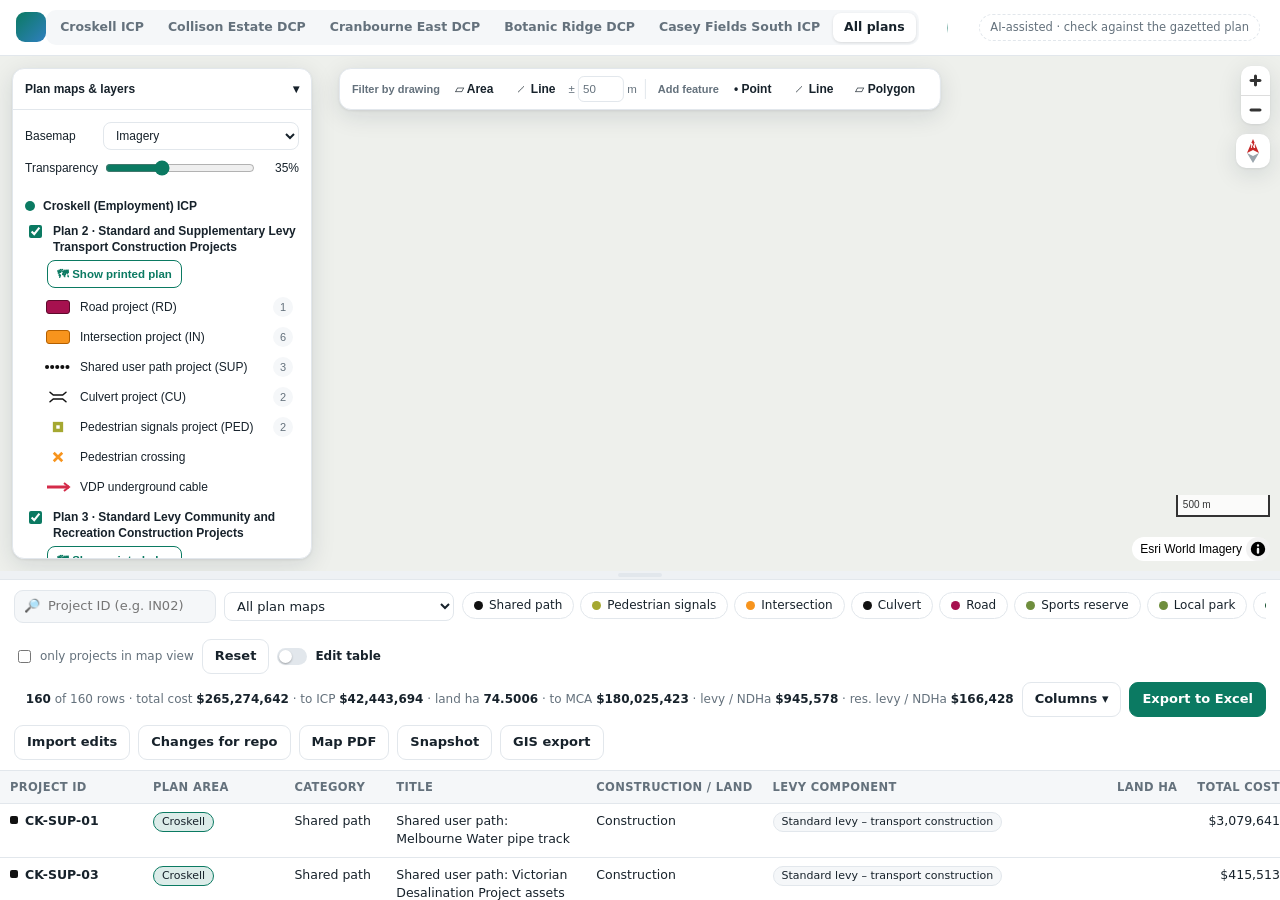
<file: index.html>
<!doctype html>
<html lang="en"><head><meta charset="utf-8"><meta name="viewport" content="width=device-width, initial-scale=1">
<title>Casey Fields Boulevard Plans</title>
<link rel="stylesheet" href="common/vendor/maplibre-gl.css"><link rel="stylesheet" href="common/viewer.css">
</head><body>
<script src="common/vendor/maplibre-gl.js"></script><script src="common/vendor/glyphs.js"></script><script src="common/vendor/xlsx.full.min.js"></script><script src="common/vendor/turf.min.js"></script>
<script src="croskell/data.js"></script><script src="collison/data.js"></script><script src="cranbourneeast/data.js"></script><script src="botanicridge/data.js"></script><script src="caseyfieldssouth/data.js"></script><script src="common/viewer.js"></script>
</body></html>
</file>
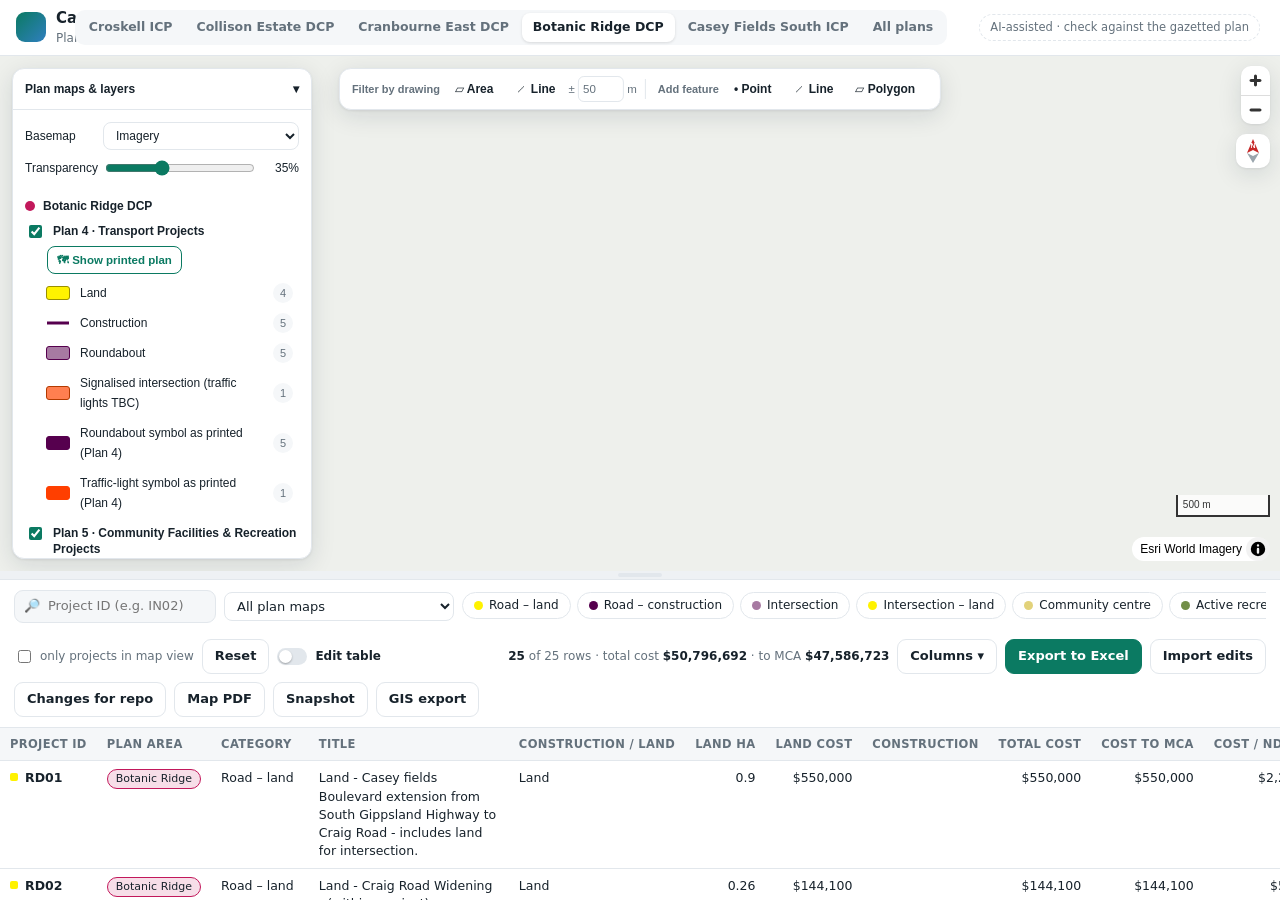
<file: botanic-ridge.html>
<!doctype html>
<html lang="en"><head><meta charset="utf-8"><meta name="viewport" content="width=device-width, initial-scale=1">
<title>Botanic Ridge DCP</title>
<link rel="stylesheet" href="common/vendor/maplibre-gl.css"><link rel="stylesheet" href="common/viewer.css">
</head><body>
<script src="common/vendor/maplibre-gl.js"></script><script src="common/vendor/glyphs.js"></script><script src="common/vendor/xlsx.full.min.js"></script><script src="common/vendor/turf.min.js"></script>
<script src="botanicridge/data.js"></script><script src="common/viewer.js"></script>
</body></html>
</file>
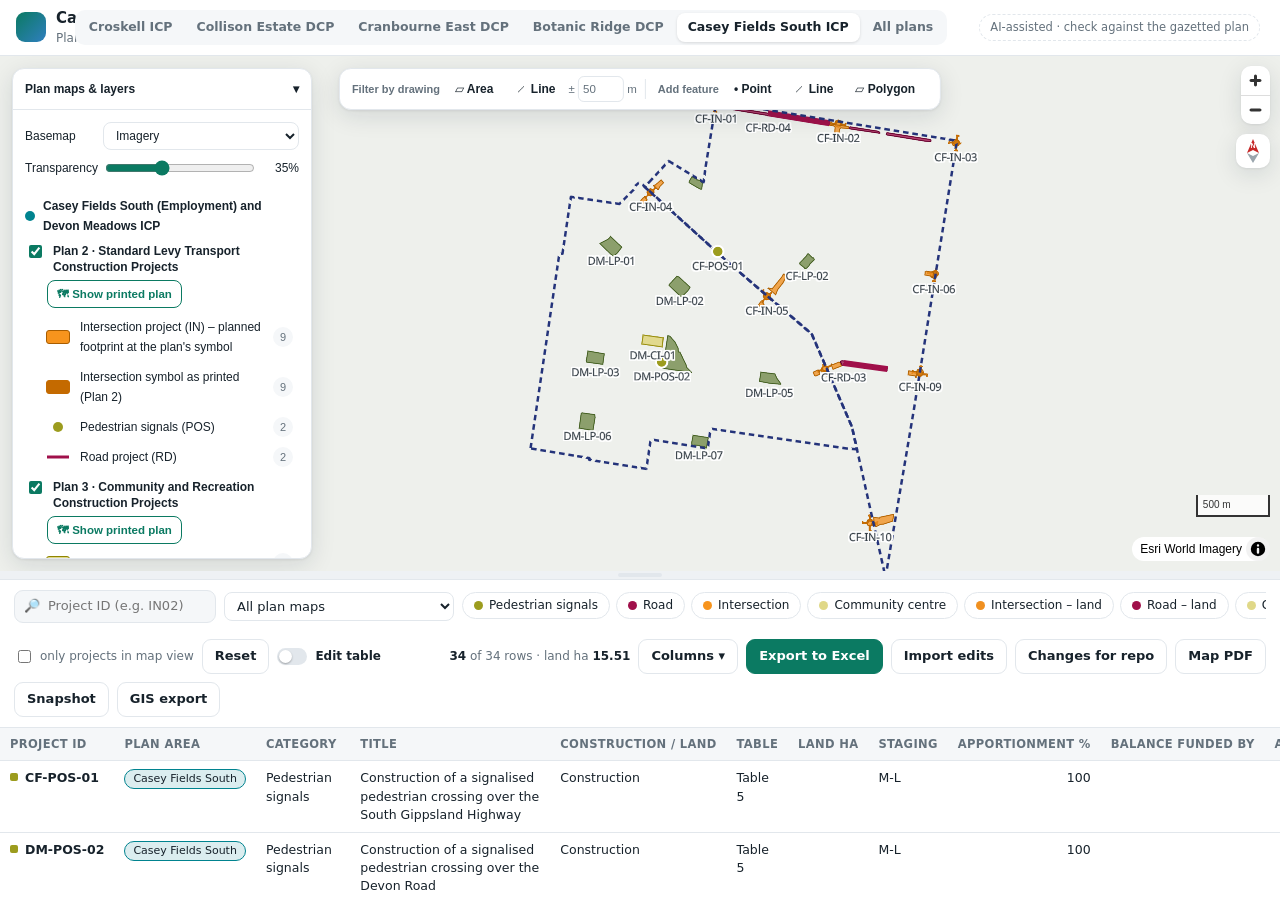
<file: casey-fields-south.html>
<!doctype html>
<html lang="en"><head><meta charset="utf-8"><meta name="viewport" content="width=device-width, initial-scale=1">
<title>Casey Fields South (Employment) and Devon Meadows ICP</title>
<link rel="stylesheet" href="common/vendor/maplibre-gl.css"><link rel="stylesheet" href="common/viewer.css">
</head><body>
<script src="common/vendor/maplibre-gl.js"></script><script src="common/vendor/glyphs.js"></script><script src="common/vendor/xlsx.full.min.js"></script><script src="common/vendor/turf.min.js"></script>
<script src="caseyfieldssouth/data.js"></script><script src="common/viewer.js"></script>
</body></html>
</file>
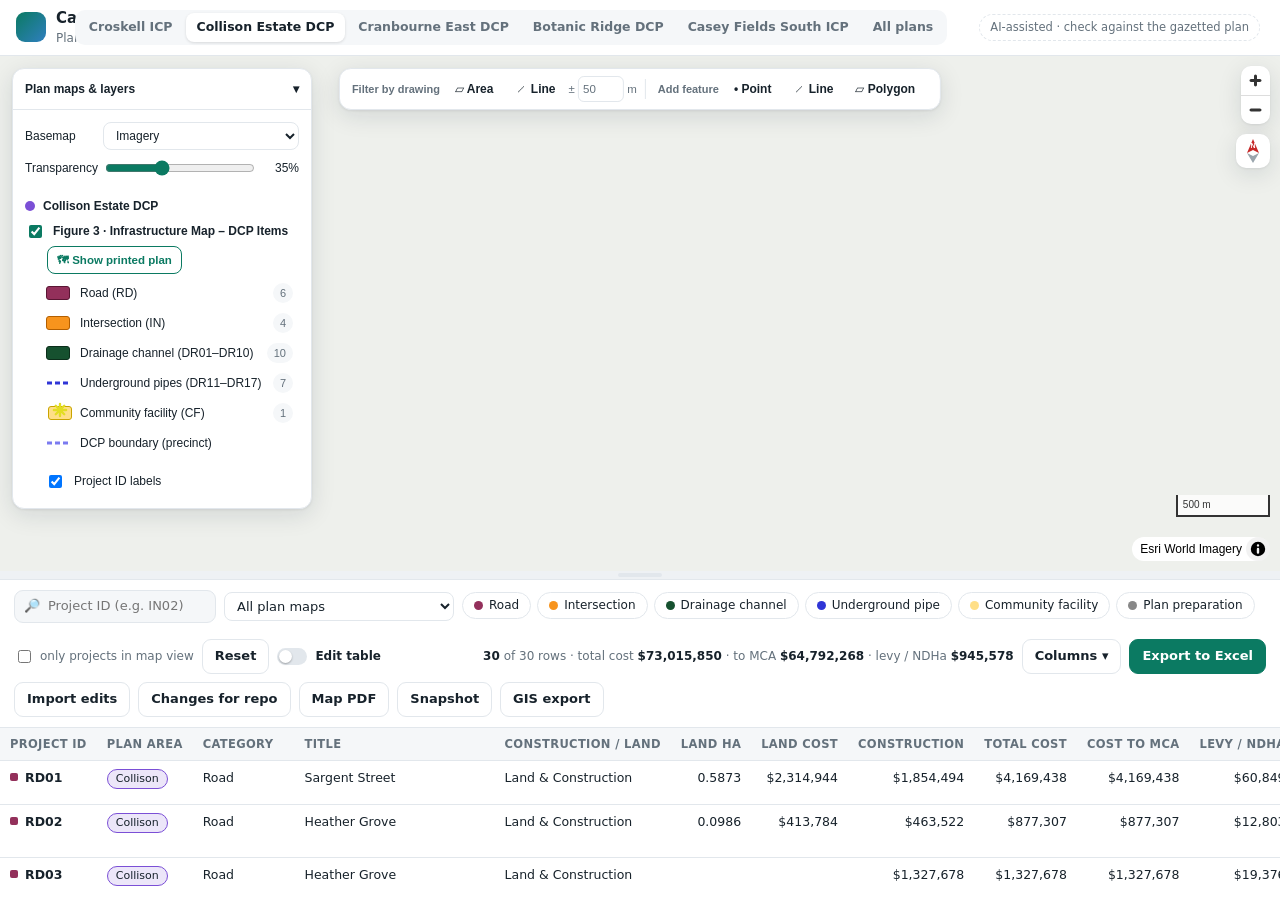
<file: collison.html>
<!doctype html>
<html lang="en"><head><meta charset="utf-8"><meta name="viewport" content="width=device-width, initial-scale=1">
<title>Collison Estate DCP</title>
<link rel="stylesheet" href="common/vendor/maplibre-gl.css"><link rel="stylesheet" href="common/viewer.css">
</head><body>
<script src="common/vendor/maplibre-gl.js"></script><script src="common/vendor/glyphs.js"></script><script src="common/vendor/xlsx.full.min.js"></script><script src="common/vendor/turf.min.js"></script>
<script src="collison/data.js"></script><script src="common/viewer.js"></script>
</body></html>
</file>
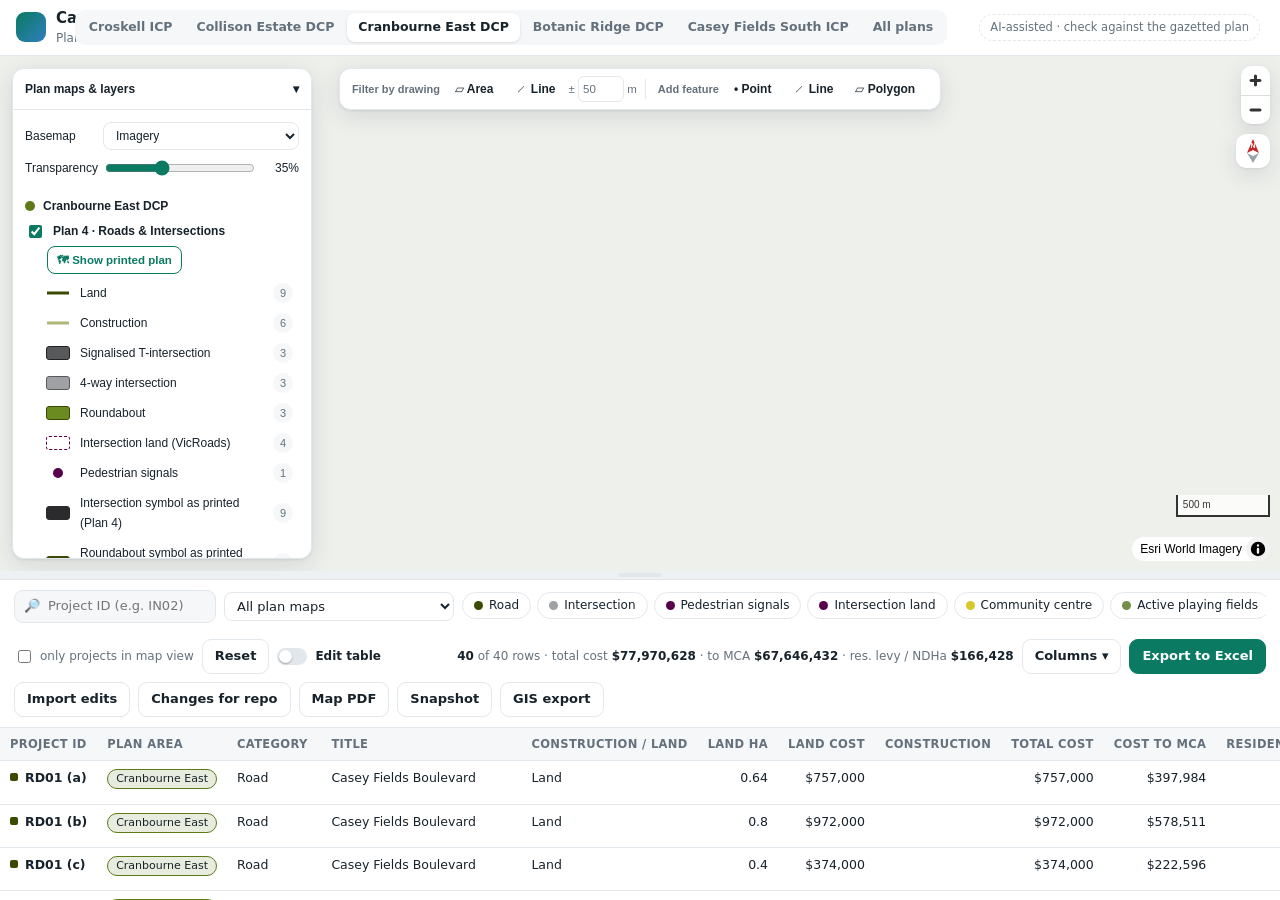
<file: cranbourne-east.html>
<!doctype html>
<html lang="en"><head><meta charset="utf-8"><meta name="viewport" content="width=device-width, initial-scale=1">
<title>Cranbourne East DCP</title>
<link rel="stylesheet" href="common/vendor/maplibre-gl.css"><link rel="stylesheet" href="common/viewer.css">
</head><body>
<script src="common/vendor/maplibre-gl.js"></script><script src="common/vendor/glyphs.js"></script><script src="common/vendor/xlsx.full.min.js"></script><script src="common/vendor/turf.min.js"></script>
<script src="cranbourneeast/data.js"></script><script src="common/viewer.js"></script>
</body></html>
</file>
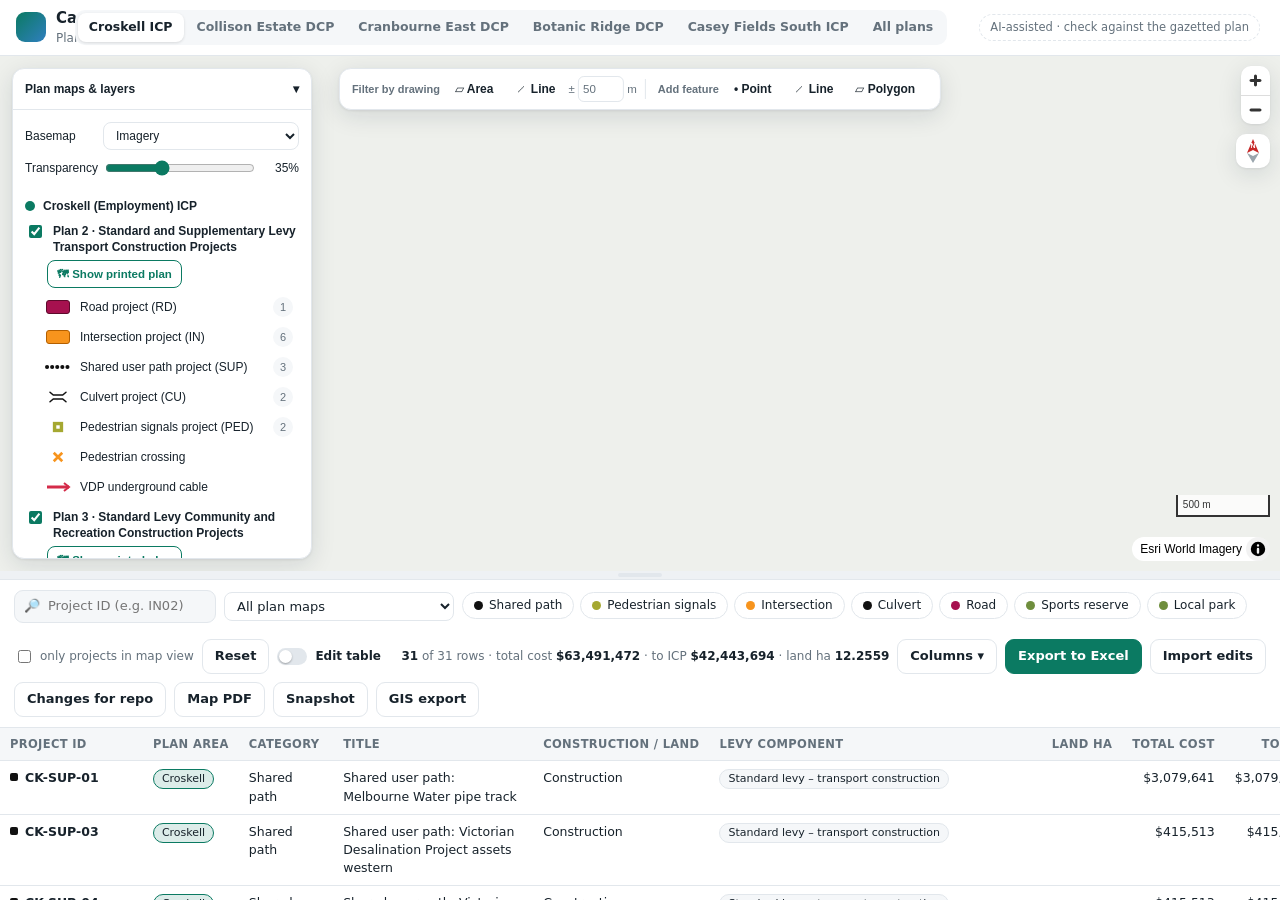
<file: croskell.html>
<!doctype html>
<html lang="en"><head><meta charset="utf-8"><meta name="viewport" content="width=device-width, initial-scale=1">
<title>Croskell (Employment) ICP</title>
<link rel="stylesheet" href="common/vendor/maplibre-gl.css"><link rel="stylesheet" href="common/viewer.css">
</head><body>
<script src="common/vendor/maplibre-gl.js"></script><script src="common/vendor/glyphs.js"></script><script src="common/vendor/xlsx.full.min.js"></script><script src="common/vendor/turf.min.js"></script>
<script src="croskell/data.js"></script><script src="common/viewer.js"></script>
</body></html>
</file>
<file: common/vendor/maplibre-gl.css>
.maplibregl-map{font:12px/20px Helvetica Neue,Arial,Helvetica,sans-serif;overflow:hidden;position:relative;-webkit-tap-highlight-color:rgb(0 0 0/0)}.maplibregl-canvas{left:0;position:absolute;top:0}.maplibregl-map:fullscreen{height:100%;width:100%}.maplibregl-ctrl-group button.maplibregl-ctrl-compass{touch-action:none}.maplibregl-canvas-container.maplibregl-interactive,.maplibregl-ctrl-group button.maplibregl-ctrl-compass{cursor:grab;-webkit-user-select:none;-moz-user-select:none;user-select:none}.maplibregl-canvas-container.maplibregl-interactive.maplibregl-track-pointer{cursor:pointer}.maplibregl-canvas-container.maplibregl-interactive:active,.maplibregl-ctrl-group button.maplibregl-ctrl-compass:active{cursor:grabbing}.maplibregl-canvas-container.maplibregl-touch-zoom-rotate,.maplibregl-canvas-container.maplibregl-touch-zoom-rotate .maplibregl-canvas{touch-action:pan-x pan-y}.maplibregl-canvas-container.maplibregl-touch-drag-pan,.maplibregl-canvas-container.maplibregl-touch-drag-pan .maplibregl-canvas{touch-action:pinch-zoom}.maplibregl-canvas-container.maplibregl-touch-zoom-rotate.maplibregl-touch-drag-pan,.maplibregl-canvas-container.maplibregl-touch-zoom-rotate.maplibregl-touch-drag-pan .maplibregl-canvas{touch-action:none}.maplibregl-canvas-container.maplibregl-touch-drag-pan.maplibregl-cooperative-gestures,.maplibregl-canvas-container.maplibregl-touch-drag-pan.maplibregl-cooperative-gestures .maplibregl-canvas{touch-action:pan-x pan-y}.maplibregl-ctrl-bottom-left,.maplibregl-ctrl-bottom-right,.maplibregl-ctrl-top-left,.maplibregl-ctrl-top-right{pointer-events:none;position:absolute;z-index:2}.maplibregl-ctrl-top-left{left:0;top:0}.maplibregl-ctrl-top-right{right:0;top:0}.maplibregl-ctrl-bottom-left{bottom:0;left:0}.maplibregl-ctrl-bottom-right{bottom:0;right:0}.maplibregl-ctrl{clear:both;pointer-events:auto;transform:translate(0)}.maplibregl-ctrl-top-left .maplibregl-ctrl{float:left;margin:10px 0 0 10px}.maplibregl-ctrl-top-right .maplibregl-ctrl{float:right;margin:10px 10px 0 0}.maplibregl-ctrl-bottom-left .maplibregl-ctrl{float:left;margin:0 0 10px 10px}.maplibregl-ctrl-bottom-right .maplibregl-ctrl{float:right;margin:0 10px 10px 0}.maplibregl-ctrl-group{background:#fff;border-radius:4px}.maplibregl-ctrl-group:not(:empty){box-shadow:0 0 0 2px rgba(0,0,0,.1)}@media (forced-colors:active){.maplibregl-ctrl-group:not(:empty){box-shadow:0 0 0 2px ButtonText}}.maplibregl-ctrl-group button{background-color:transparent;border:0;box-sizing:border-box;cursor:pointer;display:block;height:29px;outline:none;padding:0;width:29px}.maplibregl-ctrl-group button+button{border-top:1px solid #ddd}.maplibregl-ctrl button .maplibregl-ctrl-icon{background-position:50%;background-repeat:no-repeat;display:block;height:100%;width:100%}@media (forced-colors:active){.maplibregl-ctrl-icon{background-color:transparent}.maplibregl-ctrl-group button+button{border-top:1px solid ButtonText}}.maplibregl-ctrl button::-moz-focus-inner{border:0;padding:0}.maplibregl-ctrl-attrib-button:focus,.maplibregl-ctrl-group button:focus{box-shadow:0 0 2px 2px #0096ff}.maplibregl-ctrl button:disabled{cursor:not-allowed}.maplibregl-ctrl button:disabled .maplibregl-ctrl-icon{opacity:.25}.maplibregl-ctrl button:not(:disabled):hover{background-color:rgb(0 0 0/5%)}.maplibregl-ctrl-group button:focus:focus-visible{box-shadow:0 0 2px 2px #0096ff}.maplibregl-ctrl-group button:focus:not(:focus-visible){box-shadow:none}.maplibregl-ctrl-group button:focus:first-child{border-radius:4px 4px 0 0}.maplibregl-ctrl-group button:focus:last-child{border-radius:0 0 4px 4px}.maplibregl-ctrl-group button:focus:only-child{border-radius:inherit}.maplibregl-ctrl button.maplibregl-ctrl-zoom-out .maplibregl-ctrl-icon{background-image:url("data:image/svg+xml;charset=utf-8,%3Csvg xmlns='http://www.w3.org/2000/svg' width='29' height='29' fill='%23333' viewBox='0 0 29 29'%3E%3Cpath d='M10 13c-.75 0-1.5.75-1.5 1.5S9.25 16 10 16h9c.75 0 1.5-.75 1.5-1.5S19.75 13 19 13z'/%3E%3C/svg%3E")}.maplibregl-ctrl button.maplibregl-ctrl-zoom-in .maplibregl-ctrl-icon{background-image:url("data:image/svg+xml;charset=utf-8,%3Csvg xmlns='http://www.w3.org/2000/svg' width='29' height='29' fill='%23333' viewBox='0 0 29 29'%3E%3Cpath d='M14.5 8.5c-.75 0-1.5.75-1.5 1.5v3h-3c-.75 0-1.5.75-1.5 1.5S9.25 16 10 16h3v3c0 .75.75 1.5 1.5 1.5S16 19.75 16 19v-3h3c.75 0 1.5-.75 1.5-1.5S19.75 13 19 13h-3v-3c0-.75-.75-1.5-1.5-1.5'/%3E%3C/svg%3E")}@media (forced-colors:active){.maplibregl-ctrl button.maplibregl-ctrl-zoom-out .maplibregl-ctrl-icon{background-image:url("data:image/svg+xml;charset=utf-8,%3Csvg xmlns='http://www.w3.org/2000/svg' width='29' height='29' fill='%23fff' viewBox='0 0 29 29'%3E%3Cpath d='M10 13c-.75 0-1.5.75-1.5 1.5S9.25 16 10 16h9c.75 0 1.5-.75 1.5-1.5S19.75 13 19 13z'/%3E%3C/svg%3E")}.maplibregl-ctrl button.maplibregl-ctrl-zoom-in .maplibregl-ctrl-icon{background-image:url("data:image/svg+xml;charset=utf-8,%3Csvg xmlns='http://www.w3.org/2000/svg' width='29' height='29' fill='%23fff' viewBox='0 0 29 29'%3E%3Cpath d='M14.5 8.5c-.75 0-1.5.75-1.5 1.5v3h-3c-.75 0-1.5.75-1.5 1.5S9.25 16 10 16h3v3c0 .75.75 1.5 1.5 1.5S16 19.75 16 19v-3h3c.75 0 1.5-.75 1.5-1.5S19.75 13 19 13h-3v-3c0-.75-.75-1.5-1.5-1.5'/%3E%3C/svg%3E")}}@media (forced-colors:active) and (prefers-color-scheme:light){.maplibregl-ctrl button.maplibregl-ctrl-zoom-out .maplibregl-ctrl-icon{background-image:url("data:image/svg+xml;charset=utf-8,%3Csvg xmlns='http://www.w3.org/2000/svg' width='29' height='29' viewBox='0 0 29 29'%3E%3Cpath d='M10 13c-.75 0-1.5.75-1.5 1.5S9.25 16 10 16h9c.75 0 1.5-.75 1.5-1.5S19.75 13 19 13z'/%3E%3C/svg%3E")}.maplibregl-ctrl button.maplibregl-ctrl-zoom-in .maplibregl-ctrl-icon{background-image:url("data:image/svg+xml;charset=utf-8,%3Csvg xmlns='http://www.w3.org/2000/svg' width='29' height='29' viewBox='0 0 29 29'%3E%3Cpath d='M14.5 8.5c-.75 0-1.5.75-1.5 1.5v3h-3c-.75 0-1.5.75-1.5 1.5S9.25 16 10 16h3v3c0 .75.75 1.5 1.5 1.5S16 19.75 16 19v-3h3c.75 0 1.5-.75 1.5-1.5S19.75 13 19 13h-3v-3c0-.75-.75-1.5-1.5-1.5'/%3E%3C/svg%3E")}}.maplibregl-ctrl button.maplibregl-ctrl-fullscreen .maplibregl-ctrl-icon{background-image:url("data:image/svg+xml;charset=utf-8,%3Csvg xmlns='http://www.w3.org/2000/svg' width='29' height='29' fill='%23333' viewBox='0 0 29 29'%3E%3Cpath d='M24 16v5.5c0 1.75-.75 2.5-2.5 2.5H16v-1l3-1.5-4-5.5 1-1 5.5 4 1.5-3zM6 16l1.5 3 5.5-4 1 1-4 5.5 3 1.5v1H7.5C5.75 24 5 23.25 5 21.5V16zm7-11v1l-3 1.5 4 5.5-1 1-5.5-4L6 13H5V7.5C5 5.75 5.75 5 7.5 5zm11 2.5c0-1.75-.75-2.5-2.5-2.5H16v1l3 1.5-4 5.5 1 1 5.5-4 1.5 3h1z'/%3E%3C/svg%3E")}.maplibregl-ctrl button.maplibregl-ctrl-shrink .maplibregl-ctrl-icon{background-image:url("data:image/svg+xml;charset=utf-8,%3Csvg xmlns='http://www.w3.org/2000/svg' width='29' height='29' viewBox='0 0 29 29'%3E%3Cpath d='M18.5 16c-1.75 0-2.5.75-2.5 2.5V24h1l1.5-3 5.5 4 1-1-4-5.5 3-1.5v-1zM13 18.5c0-1.75-.75-2.5-2.5-2.5H5v1l3 1.5L4 24l1 1 5.5-4 1.5 3h1zm3-8c0 1.75.75 2.5 2.5 2.5H24v-1l-3-1.5L25 5l-1-1-5.5 4L17 5h-1zM10.5 13c1.75 0 2.5-.75 2.5-2.5V5h-1l-1.5 3L5 4 4 5l4 5.5L5 12v1z'/%3E%3C/svg%3E")}@media (forced-colors:active){.maplibregl-ctrl button.maplibregl-ctrl-fullscreen .maplibregl-ctrl-icon{background-image:url("data:image/svg+xml;charset=utf-8,%3Csvg xmlns='http://www.w3.org/2000/svg' width='29' height='29' fill='%23fff' viewBox='0 0 29 29'%3E%3Cpath d='M24 16v5.5c0 1.75-.75 2.5-2.5 2.5H16v-1l3-1.5-4-5.5 1-1 5.5 4 1.5-3zM6 16l1.5 3 5.5-4 1 1-4 5.5 3 1.5v1H7.5C5.75 24 5 23.25 5 21.5V16zm7-11v1l-3 1.5 4 5.5-1 1-5.5-4L6 13H5V7.5C5 5.75 5.75 5 7.5 5zm11 2.5c0-1.75-.75-2.5-2.5-2.5H16v1l3 1.5-4 5.5 1 1 5.5-4 1.5 3h1z'/%3E%3C/svg%3E")}.maplibregl-ctrl button.maplibregl-ctrl-shrink .maplibregl-ctrl-icon{background-image:url("data:image/svg+xml;charset=utf-8,%3Csvg xmlns='http://www.w3.org/2000/svg' width='29' height='29' fill='%23fff' viewBox='0 0 29 29'%3E%3Cpath d='M18.5 16c-1.75 0-2.5.75-2.5 2.5V24h1l1.5-3 5.5 4 1-1-4-5.5 3-1.5v-1zM13 18.5c0-1.75-.75-2.5-2.5-2.5H5v1l3 1.5L4 24l1 1 5.5-4 1.5 3h1zm3-8c0 1.75.75 2.5 2.5 2.5H24v-1l-3-1.5L25 5l-1-1-5.5 4L17 5h-1zM10.5 13c1.75 0 2.5-.75 2.5-2.5V5h-1l-1.5 3L5 4 4 5l4 5.5L5 12v1z'/%3E%3C/svg%3E")}}@media (forced-colors:active) and (prefers-color-scheme:light){.maplibregl-ctrl button.maplibregl-ctrl-fullscreen .maplibregl-ctrl-icon{background-image:url("data:image/svg+xml;charset=utf-8,%3Csvg xmlns='http://www.w3.org/2000/svg' width='29' height='29' viewBox='0 0 29 29'%3E%3Cpath d='M24 16v5.5c0 1.75-.75 2.5-2.5 2.5H16v-1l3-1.5-4-5.5 1-1 5.5 4 1.5-3zM6 16l1.5 3 5.5-4 1 1-4 5.5 3 1.5v1H7.5C5.75 24 5 23.25 5 21.5V16zm7-11v1l-3 1.5 4 5.5-1 1-5.5-4L6 13H5V7.5C5 5.75 5.75 5 7.5 5zm11 2.5c0-1.75-.75-2.5-2.5-2.5H16v1l3 1.5-4 5.5 1 1 5.5-4 1.5 3h1z'/%3E%3C/svg%3E")}.maplibregl-ctrl button.maplibregl-ctrl-shrink .maplibregl-ctrl-icon{background-image:url("data:image/svg+xml;charset=utf-8,%3Csvg xmlns='http://www.w3.org/2000/svg' width='29' height='29' viewBox='0 0 29 29'%3E%3Cpath d='M18.5 16c-1.75 0-2.5.75-2.5 2.5V24h1l1.5-3 5.5 4 1-1-4-5.5 3-1.5v-1zM13 18.5c0-1.75-.75-2.5-2.5-2.5H5v1l3 1.5L4 24l1 1 5.5-4 1.5 3h1zm3-8c0 1.75.75 2.5 2.5 2.5H24v-1l-3-1.5L25 5l-1-1-5.5 4L17 5h-1zM10.5 13c1.75 0 2.5-.75 2.5-2.5V5h-1l-1.5 3L5 4 4 5l4 5.5L5 12v1z'/%3E%3C/svg%3E")}}.maplibregl-ctrl button.maplibregl-ctrl-compass .maplibregl-ctrl-icon{background-image:url("data:image/svg+xml;charset=utf-8,%3Csvg xmlns='http://www.w3.org/2000/svg' width='29' height='29' fill='%23333' viewBox='0 0 29 29'%3E%3Cpath d='m10.5 14 4-8 4 8z'/%3E%3Cpath fill='%23ccc' d='m10.5 16 4 8 4-8z'/%3E%3C/svg%3E")}@media (forced-colors:active){.maplibregl-ctrl button.maplibregl-ctrl-compass .maplibregl-ctrl-icon{background-image:url("data:image/svg+xml;charset=utf-8,%3Csvg xmlns='http://www.w3.org/2000/svg' width='29' height='29' fill='%23fff' viewBox='0 0 29 29'%3E%3Cpath d='m10.5 14 4-8 4 8z'/%3E%3Cpath fill='%23ccc' d='m10.5 16 4 8 4-8z'/%3E%3C/svg%3E")}}@media (forced-colors:active) and (prefers-color-scheme:light){.maplibregl-ctrl button.maplibregl-ctrl-compass .maplibregl-ctrl-icon{background-image:url("data:image/svg+xml;charset=utf-8,%3Csvg xmlns='http://www.w3.org/2000/svg' width='29' height='29' viewBox='0 0 29 29'%3E%3Cpath d='m10.5 14 4-8 4 8z'/%3E%3Cpath fill='%23ccc' d='m10.5 16 4 8 4-8z'/%3E%3C/svg%3E")}}.maplibregl-ctrl button.maplibregl-ctrl-terrain .maplibregl-ctrl-icon{background-image:url("data:image/svg+xml;charset=utf-8,%3Csvg xmlns='http://www.w3.org/2000/svg' width='22' height='22' fill='%23333' viewBox='0 0 22 22'%3E%3Cpath d='m1.754 13.406 4.453-4.851 3.09 3.09 3.281 3.277.969-.969-3.309-3.312 3.844-4.121 6.148 6.886h1.082v-.855l-7.207-8.07-4.84 5.187L6.169 6.57l-5.48 5.965v.871ZM.688 16.844h20.625v1.375H.688Zm0 0'/%3E%3C/svg%3E")}.maplibregl-ctrl button.maplibregl-ctrl-terrain-enabled .maplibregl-ctrl-icon{background-image:url("data:image/svg+xml;charset=utf-8,%3Csvg xmlns='http://www.w3.org/2000/svg' width='22' height='22' fill='%2333b5e5' viewBox='0 0 22 22'%3E%3Cpath d='m1.754 13.406 4.453-4.851 3.09 3.09 3.281 3.277.969-.969-3.309-3.312 3.844-4.121 6.148 6.886h1.082v-.855l-7.207-8.07-4.84 5.187L6.169 6.57l-5.48 5.965v.871ZM.688 16.844h20.625v1.375H.688Zm0 0'/%3E%3C/svg%3E")}.maplibregl-ctrl button.maplibregl-ctrl-geolocate .maplibregl-ctrl-icon{background-image:url("data:image/svg+xml;charset=utf-8,%3Csvg xmlns='http://www.w3.org/2000/svg' width='29' height='29' fill='%23333' viewBox='0 0 20 20'%3E%3Cpath d='M10 4C9 4 9 5 9 5v.1A5 5 0 0 0 5.1 9H5s-1 0-1 1 1 1 1 1h.1A5 5 0 0 0 9 14.9v.1s0 1 1 1 1-1 1-1v-.1a5 5 0 0 0 3.9-3.9h.1s1 0 1-1-1-1-1-1h-.1A5 5 0 0 0 11 5.1V5s0-1-1-1m0 2.5a3.5 3.5 0 1 1 0 7 3.5 3.5 0 1 1 0-7'/%3E%3Ccircle cx='10' cy='10' r='2'/%3E%3C/svg%3E")}.maplibregl-ctrl button.maplibregl-ctrl-geolocate:disabled .maplibregl-ctrl-icon{background-image:url("data:image/svg+xml;charset=utf-8,%3Csvg xmlns='http://www.w3.org/2000/svg' width='29' height='29' fill='%23aaa' viewBox='0 0 20 20'%3E%3Cpath d='M10 4C9 4 9 5 9 5v.1A5 5 0 0 0 5.1 9H5s-1 0-1 1 1 1 1 1h.1A5 5 0 0 0 9 14.9v.1s0 1 1 1 1-1 1-1v-.1a5 5 0 0 0 3.9-3.9h.1s1 0 1-1-1-1-1-1h-.1A5 5 0 0 0 11 5.1V5s0-1-1-1m0 2.5a3.5 3.5 0 1 1 0 7 3.5 3.5 0 1 1 0-7'/%3E%3Ccircle cx='10' cy='10' r='2'/%3E%3Cpath fill='red' d='m14 5 1 1-9 9-1-1z'/%3E%3C/svg%3E")}.maplibregl-ctrl button.maplibregl-ctrl-geolocate.maplibregl-ctrl-geolocate-active .maplibregl-ctrl-icon{background-image:url("data:image/svg+xml;charset=utf-8,%3Csvg xmlns='http://www.w3.org/2000/svg' width='29' height='29' fill='%2333b5e5' viewBox='0 0 20 20'%3E%3Cpath d='M10 4C9 4 9 5 9 5v.1A5 5 0 0 0 5.1 9H5s-1 0-1 1 1 1 1 1h.1A5 5 0 0 0 9 14.9v.1s0 1 1 1 1-1 1-1v-.1a5 5 0 0 0 3.9-3.9h.1s1 0 1-1-1-1-1-1h-.1A5 5 0 0 0 11 5.1V5s0-1-1-1m0 2.5a3.5 3.5 0 1 1 0 7 3.5 3.5 0 1 1 0-7'/%3E%3Ccircle cx='10' cy='10' r='2'/%3E%3C/svg%3E")}.maplibregl-ctrl button.maplibregl-ctrl-geolocate.maplibregl-ctrl-geolocate-active-error .maplibregl-ctrl-icon{background-image:url("data:image/svg+xml;charset=utf-8,%3Csvg xmlns='http://www.w3.org/2000/svg' width='29' height='29' fill='%23e58978' viewBox='0 0 20 20'%3E%3Cpath d='M10 4C9 4 9 5 9 5v.1A5 5 0 0 0 5.1 9H5s-1 0-1 1 1 1 1 1h.1A5 5 0 0 0 9 14.9v.1s0 1 1 1 1-1 1-1v-.1a5 5 0 0 0 3.9-3.9h.1s1 0 1-1-1-1-1-1h-.1A5 5 0 0 0 11 5.1V5s0-1-1-1m0 2.5a3.5 3.5 0 1 1 0 7 3.5 3.5 0 1 1 0-7'/%3E%3Ccircle cx='10' cy='10' r='2'/%3E%3C/svg%3E")}.maplibregl-ctrl button.maplibregl-ctrl-geolocate.maplibregl-ctrl-geolocate-background .maplibregl-ctrl-icon{background-image:url("data:image/svg+xml;charset=utf-8,%3Csvg xmlns='http://www.w3.org/2000/svg' width='29' height='29' fill='%2333b5e5' viewBox='0 0 20 20'%3E%3Cpath d='M10 4C9 4 9 5 9 5v.1A5 5 0 0 0 5.1 9H5s-1 0-1 1 1 1 1 1h.1A5 5 0 0 0 9 14.9v.1s0 1 1 1 1-1 1-1v-.1a5 5 0 0 0 3.9-3.9h.1s1 0 1-1-1-1-1-1h-.1A5 5 0 0 0 11 5.1V5s0-1-1-1m0 2.5a3.5 3.5 0 1 1 0 7 3.5 3.5 0 1 1 0-7'/%3E%3C/svg%3E")}.maplibregl-ctrl button.maplibregl-ctrl-geolocate.maplibregl-ctrl-geolocate-background-error .maplibregl-ctrl-icon{background-image:url("data:image/svg+xml;charset=utf-8,%3Csvg xmlns='http://www.w3.org/2000/svg' width='29' height='29' fill='%23e54e33' viewBox='0 0 20 20'%3E%3Cpath d='M10 4C9 4 9 5 9 5v.1A5 5 0 0 0 5.1 9H5s-1 0-1 1 1 1 1 1h.1A5 5 0 0 0 9 14.9v.1s0 1 1 1 1-1 1-1v-.1a5 5 0 0 0 3.9-3.9h.1s1 0 1-1-1-1-1-1h-.1A5 5 0 0 0 11 5.1V5s0-1-1-1m0 2.5a3.5 3.5 0 1 1 0 7 3.5 3.5 0 1 1 0-7'/%3E%3C/svg%3E")}.maplibregl-ctrl button.maplibregl-ctrl-geolocate.maplibregl-ctrl-geolocate-waiting .maplibregl-ctrl-icon{animation:maplibregl-spin 2s linear infinite}@media (forced-colors:active){.maplibregl-ctrl button.maplibregl-ctrl-geolocate .maplibregl-ctrl-icon{background-image:url("data:image/svg+xml;charset=utf-8,%3Csvg xmlns='http://www.w3.org/2000/svg' width='29' height='29' fill='%23fff' viewBox='0 0 20 20'%3E%3Cpath d='M10 4C9 4 9 5 9 5v.1A5 5 0 0 0 5.1 9H5s-1 0-1 1 1 1 1 1h.1A5 5 0 0 0 9 14.9v.1s0 1 1 1 1-1 1-1v-.1a5 5 0 0 0 3.9-3.9h.1s1 0 1-1-1-1-1-1h-.1A5 5 0 0 0 11 5.1V5s0-1-1-1m0 2.5a3.5 3.5 0 1 1 0 7 3.5 3.5 0 1 1 0-7'/%3E%3Ccircle cx='10' cy='10' r='2'/%3E%3C/svg%3E")}.maplibregl-ctrl button.maplibregl-ctrl-geolocate:disabled .maplibregl-ctrl-icon{background-image:url("data:image/svg+xml;charset=utf-8,%3Csvg xmlns='http://www.w3.org/2000/svg' width='29' height='29' fill='%23999' viewBox='0 0 20 20'%3E%3Cpath d='M10 4C9 4 9 5 9 5v.1A5 5 0 0 0 5.1 9H5s-1 0-1 1 1 1 1 1h.1A5 5 0 0 0 9 14.9v.1s0 1 1 1 1-1 1-1v-.1a5 5 0 0 0 3.9-3.9h.1s1 0 1-1-1-1-1-1h-.1A5 5 0 0 0 11 5.1V5s0-1-1-1m0 2.5a3.5 3.5 0 1 1 0 7 3.5 3.5 0 1 1 0-7'/%3E%3Ccircle cx='10' cy='10' r='2'/%3E%3Cpath fill='red' d='m14 5 1 1-9 9-1-1z'/%3E%3C/svg%3E")}.maplibregl-ctrl button.maplibregl-ctrl-geolocate.maplibregl-ctrl-geolocate-active .maplibregl-ctrl-icon{background-image:url("data:image/svg+xml;charset=utf-8,%3Csvg xmlns='http://www.w3.org/2000/svg' width='29' height='29' fill='%2333b5e5' viewBox='0 0 20 20'%3E%3Cpath d='M10 4C9 4 9 5 9 5v.1A5 5 0 0 0 5.1 9H5s-1 0-1 1 1 1 1 1h.1A5 5 0 0 0 9 14.9v.1s0 1 1 1 1-1 1-1v-.1a5 5 0 0 0 3.9-3.9h.1s1 0 1-1-1-1-1-1h-.1A5 5 0 0 0 11 5.1V5s0-1-1-1m0 2.5a3.5 3.5 0 1 1 0 7 3.5 3.5 0 1 1 0-7'/%3E%3Ccircle cx='10' cy='10' r='2'/%3E%3C/svg%3E")}.maplibregl-ctrl button.maplibregl-ctrl-geolocate.maplibregl-ctrl-geolocate-active-error .maplibregl-ctrl-icon{background-image:url("data:image/svg+xml;charset=utf-8,%3Csvg xmlns='http://www.w3.org/2000/svg' width='29' height='29' fill='%23e58978' viewBox='0 0 20 20'%3E%3Cpath d='M10 4C9 4 9 5 9 5v.1A5 5 0 0 0 5.1 9H5s-1 0-1 1 1 1 1 1h.1A5 5 0 0 0 9 14.9v.1s0 1 1 1 1-1 1-1v-.1a5 5 0 0 0 3.9-3.9h.1s1 0 1-1-1-1-1-1h-.1A5 5 0 0 0 11 5.1V5s0-1-1-1m0 2.5a3.5 3.5 0 1 1 0 7 3.5 3.5 0 1 1 0-7'/%3E%3Ccircle cx='10' cy='10' r='2'/%3E%3C/svg%3E")}.maplibregl-ctrl button.maplibregl-ctrl-geolocate.maplibregl-ctrl-geolocate-background .maplibregl-ctrl-icon{background-image:url("data:image/svg+xml;charset=utf-8,%3Csvg xmlns='http://www.w3.org/2000/svg' width='29' height='29' fill='%2333b5e5' viewBox='0 0 20 20'%3E%3Cpath d='M10 4C9 4 9 5 9 5v.1A5 5 0 0 0 5.1 9H5s-1 0-1 1 1 1 1 1h.1A5 5 0 0 0 9 14.9v.1s0 1 1 1 1-1 1-1v-.1a5 5 0 0 0 3.9-3.9h.1s1 0 1-1-1-1-1-1h-.1A5 5 0 0 0 11 5.1V5s0-1-1-1m0 2.5a3.5 3.5 0 1 1 0 7 3.5 3.5 0 1 1 0-7'/%3E%3C/svg%3E")}.maplibregl-ctrl button.maplibregl-ctrl-geolocate.maplibregl-ctrl-geolocate-background-error .maplibregl-ctrl-icon{background-image:url("data:image/svg+xml;charset=utf-8,%3Csvg xmlns='http://www.w3.org/2000/svg' width='29' height='29' fill='%23e54e33' viewBox='0 0 20 20'%3E%3Cpath d='M10 4C9 4 9 5 9 5v.1A5 5 0 0 0 5.1 9H5s-1 0-1 1 1 1 1 1h.1A5 5 0 0 0 9 14.9v.1s0 1 1 1 1-1 1-1v-.1a5 5 0 0 0 3.9-3.9h.1s1 0 1-1-1-1-1-1h-.1A5 5 0 0 0 11 5.1V5s0-1-1-1m0 2.5a3.5 3.5 0 1 1 0 7 3.5 3.5 0 1 1 0-7'/%3E%3C/svg%3E")}}@media (forced-colors:active) and (prefers-color-scheme:light){.maplibregl-ctrl button.maplibregl-ctrl-geolocate .maplibregl-ctrl-icon{background-image:url("data:image/svg+xml;charset=utf-8,%3Csvg xmlns='http://www.w3.org/2000/svg' width='29' height='29' viewBox='0 0 20 20'%3E%3Cpath d='M10 4C9 4 9 5 9 5v.1A5 5 0 0 0 5.1 9H5s-1 0-1 1 1 1 1 1h.1A5 5 0 0 0 9 14.9v.1s0 1 1 1 1-1 1-1v-.1a5 5 0 0 0 3.9-3.9h.1s1 0 1-1-1-1-1-1h-.1A5 5 0 0 0 11 5.1V5s0-1-1-1m0 2.5a3.5 3.5 0 1 1 0 7 3.5 3.5 0 1 1 0-7'/%3E%3Ccircle cx='10' cy='10' r='2'/%3E%3C/svg%3E")}.maplibregl-ctrl button.maplibregl-ctrl-geolocate:disabled .maplibregl-ctrl-icon{background-image:url("data:image/svg+xml;charset=utf-8,%3Csvg xmlns='http://www.w3.org/2000/svg' width='29' height='29' fill='%23666' viewBox='0 0 20 20'%3E%3Cpath d='M10 4C9 4 9 5 9 5v.1A5 5 0 0 0 5.1 9H5s-1 0-1 1 1 1 1 1h.1A5 5 0 0 0 9 14.9v.1s0 1 1 1 1-1 1-1v-.1a5 5 0 0 0 3.9-3.9h.1s1 0 1-1-1-1-1-1h-.1A5 5 0 0 0 11 5.1V5s0-1-1-1m0 2.5a3.5 3.5 0 1 1 0 7 3.5 3.5 0 1 1 0-7'/%3E%3Ccircle cx='10' cy='10' r='2'/%3E%3Cpath fill='red' d='m14 5 1 1-9 9-1-1z'/%3E%3C/svg%3E")}}@keyframes maplibregl-spin{0%{transform:rotate(0deg)}to{transform:rotate(1turn)}}a.maplibregl-ctrl-logo{background-image:url("data:image/svg+xml;charset=utf-8,%3Csvg xmlns='http://www.w3.org/2000/svg' width='88' height='23' fill='none'%3E%3Cpath fill='%23000' fill-opacity='.4' fill-rule='evenodd' d='M17.408 16.796h-1.827l2.501-12.095h.198l3.324 6.533.988 2.19.988-2.19 3.258-6.533h.181l2.6 12.095h-1.81l-1.218-5.644-.362-1.71-.658 1.71-2.929 5.644h-.098l-2.914-5.644-.757-1.71-.345 1.71zm1.958-3.42-.726 3.663a1.255 1.255 0 0 1-1.232 1.011h-1.827a1.255 1.255 0 0 1-1.229-1.509l2.501-12.095a1.255 1.255 0 0 1 1.23-1.001h.197a1.25 1.25 0 0 1 1.12.685l3.19 6.273 3.125-6.263a1.25 1.25 0 0 1 1.123-.695h.181a1.255 1.255 0 0 1 1.227.991l1.443 6.71a5 5 0 0 1 .314-.787l.009-.016a4.6 4.6 0 0 1 1.777-1.887c.782-.46 1.668-.667 2.611-.667a4.6 4.6 0 0 1 1.7.32l.306.134c.21-.16.474-.256.759-.256h1.694a1.255 1.255 0 0 1 1.212.925 1.255 1.255 0 0 1 1.212-.925h1.711c.284 0 .545.094.755.252.613-.3 1.312-.45 2.075-.45 1.356 0 2.557.445 3.482 1.4q.47.48.763 1.064V4.701a1.255 1.255 0 0 1 1.255-1.255h1.86A1.255 1.255 0 0 1 54.44 4.7v9.194h2.217c.19 0 .37.043.532.118v-4.77c0-.356.147-.678.385-.906a2.42 2.42 0 0 1-.682-1.71c0-.665.267-1.253.735-1.7a2.45 2.45 0 0 1 1.722-.674 2.43 2.43 0 0 1 1.705.675q.318.302.504.683V4.7a1.255 1.255 0 0 1 1.255-1.255h1.744A1.255 1.255 0 0 1 65.812 4.7v3.335a4.8 4.8 0 0 1 1.526-.246c.938 0 1.817.214 2.59.69a4.47 4.47 0 0 1 1.67 1.743v-.98a1.255 1.255 0 0 1 1.256-1.256h1.777c.233 0 .451.064.639.174a3.4 3.4 0 0 1 1.567-.372c.346 0 .861.02 1.285.232a1.25 1.25 0 0 1 .689 1.004 4.7 4.7 0 0 1 .853-.588c.795-.44 1.675-.647 2.61-.647 1.385 0 2.65.39 3.525 1.396.836.938 1.168 2.173 1.168 3.528q-.001.515-.056 1.051a1.255 1.255 0 0 1-.947 1.09l.408.952a1.255 1.255 0 0 1-.477 1.552c-.418.268-.92.463-1.458.612-.613.171-1.304.244-2.049.244-1.06 0-2.043-.207-2.886-.698l-.015-.008c-.798-.48-1.419-1.135-1.818-1.963l-.004-.008a5.8 5.8 0 0 1-.548-2.512q0-.429.053-.843a1.3 1.3 0 0 1-.333-.086l-.166-.004c-.223 0-.426.062-.643.228-.03.024-.142.139-.142.59v3.883a1.255 1.255 0 0 1-1.256 1.256h-1.777a1.255 1.255 0 0 1-1.256-1.256V15.69l-.032.057a4.8 4.8 0 0 1-1.86 1.833 5.04 5.04 0 0 1-2.484.634 4.5 4.5 0 0 1-1.935-.424 1.25 1.25 0 0 1-.764.258h-1.71a1.255 1.255 0 0 1-1.256-1.255V7.687a2.4 2.4 0 0 1-.428.625c.253.23.412.561.412.93v7.553a1.255 1.255 0 0 1-1.256 1.255h-1.843a1.25 1.25 0 0 1-.894-.373c-.228.23-.544.373-.894.373H51.32a1.255 1.255 0 0 1-1.256-1.255v-1.251l-.061.117a4.7 4.7 0 0 1-1.782 1.884 4.77 4.77 0 0 1-2.485.67 5.6 5.6 0 0 1-1.485-.188l.009 2.764a1.255 1.255 0 0 1-1.255 1.259h-1.729a1.255 1.255 0 0 1-1.255-1.255v-3.537a1.255 1.255 0 0 1-1.167.793h-1.679a1.25 1.25 0 0 1-.77-.263 4.5 4.5 0 0 1-1.945.429c-.885 0-1.724-.21-2.495-.632l-.017-.01a5 5 0 0 1-1.081-.836 1.255 1.255 0 0 1-1.254 1.312h-1.81a1.255 1.255 0 0 1-1.228-.99l-.782-3.625-2.044 3.939a1.25 1.25 0 0 1-1.115.676h-.098a1.25 1.25 0 0 1-1.116-.68l-2.061-3.994zM35.92 16.63l.207-.114.223-.15q.493-.356.735-.785l.061-.118.033 1.332h1.678V9.242h-1.694l-.033 1.267q-.133-.329-.526-.658l-.032-.028a3.2 3.2 0 0 0-.668-.428l-.27-.12a3.3 3.3 0 0 0-1.235-.23q-1.136-.001-1.974.493a3.36 3.36 0 0 0-1.3 1.382q-.445.89-.444 2.074 0 1.2.51 2.107a3.8 3.8 0 0 0 1.382 1.381 3.9 3.9 0 0 0 1.893.477q.795 0 1.455-.33zm-2.789-5.38q-.576.675-.575 1.762 0 1.102.559 1.794.576.675 1.645.675a2.25 2.25 0 0 0 .934-.19 2.2 2.2 0 0 0 .468-.29l.178-.161a2.2 2.2 0 0 0 .397-.561q.244-.5.244-1.15v-.115q0-.708-.296-1.267l-.043-.077a2.2 2.2 0 0 0-.633-.709l-.13-.086-.047-.028a2.1 2.1 0 0 0-1.073-.285q-1.052 0-1.629.692zm2.316 2.706c.163-.17.28-.407.28-.83v-.114c0-.292-.06-.508-.15-.68a.96.96 0 0 0-.353-.389.85.85 0 0 0-.464-.127c-.4 0-.56.114-.664.239l-.01.012c-.148.174-.275.45-.275.945 0 .506.122.801.27.99.097.11.266.224.68.224.303 0 .504-.09.687-.269zm7.545 1.705a2.6 2.6 0 0 0 .331.423q.319.33.755.548l.173.074q.65.255 1.49.255 1.02 0 1.844-.493a3.45 3.45 0 0 0 1.316-1.4q.493-.904.493-2.089 0-1.909-.988-2.913-.988-1.02-2.584-1.02-.898 0-1.575.347a3 3 0 0 0-.415.262l-.199.166a3.4 3.4 0 0 0-.64.82V9.242h-1.712v11.553h1.729l-.017-5.134zm.53-1.138q.206.29.48.5l.155.11.053.034q.51.296 1.119.297 1.07 0 1.645-.675.577-.69.576-1.762 0-1.119-.576-1.777-.558-.675-1.645-.675-.435 0-.835.16a2 2 0 0 0-.284.136 2 2 0 0 0-.363.254 2.2 2.2 0 0 0-.46.569l-.082.162a2.6 2.6 0 0 0-.213 1.072v.115q0 .707.296 1.267l.135.211zm.964-.818a1.1 1.1 0 0 0 .367.385.94.94 0 0 0 .476.118c.423 0 .59-.117.687-.23.159-.194.28-.478.28-.95 0-.53-.133-.8-.266-.952l-.021-.025c-.078-.094-.231-.221-.68-.221a1 1 0 0 0-.503.135l-.012.007a.86.86 0 0 0-.335.343c-.073.133-.132.324-.132.614v.115a1.4 1.4 0 0 0 .14.66zm15.7-6.222q.347-.346.346-.856a1.05 1.05 0 0 0-.345-.79 1.18 1.18 0 0 0-.84-.329q-.51 0-.855.33a1.05 1.05 0 0 0-.346.79q0 .51.346.855.345.346.856.346.51 0 .839-.346zm4.337 9.314.033-1.332q.191.403.59.747l.098.081a4 4 0 0 0 .316.224l.223.122a3.2 3.2 0 0 0 1.44.322 3.8 3.8 0 0 0 1.875-.477 3.5 3.5 0 0 0 1.382-1.366q.527-.89.526-2.09 0-1.184-.444-2.073a3.24 3.24 0 0 0-1.283-1.399q-.823-.51-1.942-.51a3.5 3.5 0 0 0-1.527.344l-.086.043-.165.09a3 3 0 0 0-.33.214q-.432.315-.656.707a2 2 0 0 0-.099.198l.082-1.283V4.701h-1.744v12.095zm.473-2.509a2.5 2.5 0 0 0 .566.7q.117.098.245.18l.144.08a2.1 2.1 0 0 0 .975.232q1.07 0 1.645-.675.576-.69.576-1.778 0-1.102-.576-1.777-.56-.691-1.645-.692a2.2 2.2 0 0 0-1.015.235q-.22.113-.415.282l-.15.142a2.1 2.1 0 0 0-.42.594q-.223.479-.223 1.1v.115q0 .705.293 1.26zm2.616-.293c.157-.191.28-.479.28-.967 0-.51-.13-.79-.276-.961l-.021-.026c-.082-.1-.232-.225-.67-.225a.87.87 0 0 0-.681.279l-.012.011c-.154.155-.274.38-.274.807v.115c0 .285.057.499.144.669a1.1 1.1 0 0 0 .367.405c.137.082.28.123.455.123.423 0 .59-.118.686-.23zm8.266-3.013q.345-.13.724-.14l.069-.002q.493 0 .642.099l.247-1.794q-.196-.099-.717-.099a2.3 2.3 0 0 0-.545.063 2 2 0 0 0-.411.148 2.2 2.2 0 0 0-.4.249 2.5 2.5 0 0 0-.485.499 2.7 2.7 0 0 0-.32.581l-.05.137v-1.48h-1.778v7.553h1.777v-3.884q0-.546.159-.943a1.5 1.5 0 0 1 .466-.636 2.5 2.5 0 0 1 .399-.253 2 2 0 0 1 .224-.099zm9.784 2.656.05-.922q0-1.743-.856-2.698-.838-.97-2.584-.97-1.119-.001-2.007.493a3.46 3.46 0 0 0-1.4 1.382q-.493.906-.493 2.106 0 1.07.428 1.975.428.89 1.332 1.432.906.526 2.255.526.973 0 1.668-.185l.044-.012.135-.04q.613-.184.984-.421l-.542-1.267q-.3.162-.642.274l-.297.087q-.51.131-1.3.131-.954 0-1.497-.444a1.6 1.6 0 0 1-.192-.193q-.366-.44-.512-1.234l-.004-.021zm-5.427-1.256-.003.022h3.752v-.138q-.011-.727-.288-1.118a1 1 0 0 0-.156-.176q-.46-.428-1.316-.428-.986 0-1.494.604-.379.45-.494 1.234zm-27.053 2.77V4.7h-1.86v12.095h5.333V15.15zm7.103-5.908v7.553h-1.843V9.242h1.843z'/%3E%3Cpath fill='%23fff' d='m19.63 11.151-.757-1.71-.345 1.71-1.12 5.644h-1.827L18.083 4.7h.197l3.325 6.533.988 2.19.988-2.19L26.839 4.7h.181l2.6 12.095h-1.81l-1.218-5.644-.362-1.71-.658 1.71-2.93 5.644h-.098l-2.913-5.644zm14.836 5.81q-1.02 0-1.893-.478a3.8 3.8 0 0 1-1.381-1.382q-.51-.906-.51-2.106 0-1.185.444-2.074a3.36 3.36 0 0 1 1.3-1.382q.839-.494 1.974-.494a3.3 3.3 0 0 1 1.234.231 3.3 3.3 0 0 1 .97.575q.396.33.527.659l.033-1.267h1.694v7.553H37.18l-.033-1.332q-.279.593-1.02 1.053a3.17 3.17 0 0 1-1.662.444zm.296-1.482q.938 0 1.58-.642.642-.66.642-1.711v-.115q0-.708-.296-1.267a2.2 2.2 0 0 0-.807-.872 2.1 2.1 0 0 0-1.119-.313q-1.053 0-1.629.692-.575.675-.575 1.76 0 1.103.559 1.795.577.675 1.645.675zm6.521-6.237h1.711v1.4q.906-1.597 2.83-1.597 1.596 0 2.584 1.02.988 1.005.988 2.914 0 1.185-.493 2.09a3.46 3.46 0 0 1-1.316 1.399 3.5 3.5 0 0 1-1.844.493q-.954 0-1.662-.329a2.67 2.67 0 0 1-1.086-.97l.017 5.134h-1.728zm4.048 6.22q1.07 0 1.645-.674.577-.69.576-1.762 0-1.119-.576-1.777-.558-.675-1.645-.675-.592 0-1.12.296-.51.28-.822.823-.296.527-.296 1.234v.115q0 .708.296 1.267.313.543.823.855.51.296 1.119.297z'/%3E%3Cpath fill='%23e1e3e9' d='M51.325 4.7h1.86v10.45h3.473v1.646h-5.333zm7.12 4.542h1.843v7.553h-1.843zm.905-1.415a1.16 1.16 0 0 1-.856-.346 1.17 1.17 0 0 1-.346-.856 1.05 1.05 0 0 1 .346-.79q.346-.329.856-.329.494 0 .839.33a1.05 1.05 0 0 1 .345.79 1.16 1.16 0 0 1-.345.855q-.33.346-.84.346zm7.875 9.133a3.17 3.17 0 0 1-1.662-.444q-.723-.46-1.004-1.053l-.033 1.332h-1.71V4.701h1.743v4.657l-.082 1.283q.279-.658 1.086-1.119a3.5 3.5 0 0 1 1.778-.477q1.119 0 1.942.51a3.24 3.24 0 0 1 1.283 1.4q.445.888.444 2.072 0 1.201-.526 2.09a3.5 3.5 0 0 1-1.382 1.366 3.8 3.8 0 0 1-1.876.477zm-.296-1.481q1.069 0 1.645-.675.577-.69.577-1.778 0-1.102-.577-1.776-.56-.691-1.645-.692a2.12 2.12 0 0 0-1.58.659q-.642.641-.642 1.694v.115q0 .71.296 1.267a2.4 2.4 0 0 0 .807.872 2.1 2.1 0 0 0 1.119.313zm5.927-6.237h1.777v1.481q.263-.757.856-1.217a2.14 2.14 0 0 1 1.349-.46q.527 0 .724.098l-.247 1.794q-.149-.099-.642-.099-.774 0-1.416.494-.626.493-.626 1.58v3.883h-1.777V9.242zm9.534 7.718q-1.35 0-2.255-.526-.904-.543-1.332-1.432a4.6 4.6 0 0 1-.428-1.975q0-1.2.493-2.106a3.46 3.46 0 0 1 1.4-1.382q.889-.495 2.007-.494 1.744 0 2.584.97.855.956.856 2.7 0 .444-.05.92h-5.43q.18 1.005.708 1.45.542.443 1.497.443.79 0 1.3-.131a4 4 0 0 0 .938-.362l.542 1.267q-.411.263-1.119.46-.708.198-1.711.197zm1.596-4.558q.016-1.02-.444-1.432-.46-.428-1.316-.428-1.728 0-1.991 1.86z'/%3E%3Cpath d='M5.074 15.948a.484.657 0 0 0-.486.659v1.84a.484.657 0 0 0 .486.659h4.101a.484.657 0 0 0 .486-.659v-1.84a.484.657 0 0 0-.486-.659zm3.56 1.16H5.617v.838h3.017z' style='fill:%23fff;fill-rule:evenodd;stroke-width:1.03600001'/%3E%3Cg style='stroke-width:1.12603545'%3E%3Cpath d='M-9.408-1.416c-3.833-.025-7.056 2.912-7.08 6.615-.02 3.08 1.653 4.832 3.107 6.268.903.892 1.721 1.74 2.32 2.902l-.525-.004c-.543-.003-.992.304-1.24.639a1.87 1.87 0 0 0-.362 1.121l-.011 1.877c-.003.402.104.787.347 1.125.244.338.688.653 1.23.656l4.142.028c.542.003.99-.306 1.238-.641a1.87 1.87 0 0 0 .363-1.121l.012-1.875a1.87 1.87 0 0 0-.348-1.127c-.243-.338-.688-.653-1.23-.656l-.518-.004c.597-1.145 1.425-1.983 2.348-2.87 1.473-1.414 3.18-3.149 3.2-6.226-.016-3.59-2.923-6.684-6.993-6.707m-.006 1.1v.002c3.274.02 5.92 2.532 5.9 5.6-.017 2.706-1.39 4.026-2.863 5.44-1.034.994-2.118 2.033-2.814 3.633-.018.041-.052.055-.075.065q-.013.004-.02.01a.34.34 0 0 1-.226.084.34.34 0 0 1-.224-.086l-.092-.077c-.699-1.615-1.768-2.669-2.781-3.67-1.454-1.435-2.797-2.762-2.78-5.478.02-3.067 2.7-5.545 5.975-5.523m-.02 2.826c-1.62-.01-2.944 1.315-2.955 2.96-.01 1.646 1.295 2.988 2.916 2.999h.002c1.621.01 2.943-1.316 2.953-2.961.011-1.646-1.294-2.988-2.916-2.998m-.005 1.1c1.017.006 1.829.83 1.822 1.89s-.83 1.874-1.848 1.867c-1.018-.006-1.829-.83-1.822-1.89s.83-1.874 1.848-1.868m-2.155 11.857 4.14.025c.271.002.49.305.487.676l-.013 1.875c-.003.37-.224.67-.495.668l-4.14-.025c-.27-.002-.487-.306-.485-.676l.012-1.875c.003-.37.224-.67.494-.668' style='color:%23000;font-style:normal;font-variant:normal;font-weight:400;font-stretch:normal;font-size:medium;line-height:normal;font-family:sans-serif;font-variant-ligatures:normal;font-variant-position:normal;font-variant-caps:normal;font-variant-numeric:normal;font-variant-alternates:normal;font-feature-settings:normal;text-indent:0;text-align:start;text-decoration:none;text-decoration-line:none;text-decoration-style:solid;text-decoration-color:%23000;letter-spacing:normal;word-spacing:normal;text-transform:none;writing-mode:lr-tb;direction:ltr;text-orientation:mixed;dominant-baseline:auto;baseline-shift:baseline;text-anchor:start;white-space:normal;shape-padding:0;clip-rule:evenodd;display:inline;overflow:visible;visibility:visible;opacity:1;isolation:auto;mix-blend-mode:normal;color-interpolation:sRGB;color-interpolation-filters:linearRGB;solid-color:%23000;solid-opacity:1;vector-effect:none;fill:%23000;fill-opacity:.4;fill-rule:evenodd;stroke:none;stroke-width:2.47727823;stroke-linecap:butt;stroke-linejoin:miter;stroke-miterlimit:4;stroke-dasharray:none;stroke-dashoffset:0;stroke-opacity:1;color-rendering:auto;image-rendering:auto;shape-rendering:auto;text-rendering:auto' transform='translate(15.553 2.85)scale(.88807)'/%3E%3Cpath d='M-9.415-.316C-12.69-.338-15.37 2.14-15.39 5.207c-.017 2.716 1.326 4.041 2.78 5.477 1.013 1 2.081 2.055 2.78 3.67l.092.076a.34.34 0 0 0 .225.086.34.34 0 0 0 .227-.083l.019-.01c.022-.009.057-.024.074-.064.697-1.6 1.78-2.64 2.814-3.634 1.473-1.414 2.847-2.733 2.864-5.44.02-3.067-2.627-5.58-5.901-5.601m-.057 8.784c1.621.011 2.944-1.315 2.955-2.96.01-1.646-1.295-2.988-2.916-2.999-1.622-.01-2.945 1.315-2.955 2.96s1.295 2.989 2.916 3' style='clip-rule:evenodd;fill:%23e1e3e9;fill-opacity:1;fill-rule:evenodd;stroke:none;stroke-width:2.47727823;stroke-miterlimit:4;stroke-dasharray:none;stroke-opacity:.4' transform='translate(15.553 2.85)scale(.88807)'/%3E%3Cpath d='M-11.594 15.465c-.27-.002-.492.297-.494.668l-.012 1.876c-.003.371.214.673.485.675l4.14.027c.271.002.492-.298.495-.668l.012-1.877c.003-.37-.215-.672-.485-.674z' style='clip-rule:evenodd;fill:%23fff;fill-opacity:1;fill-rule:evenodd;stroke:none;stroke-width:2.47727823;stroke-miterlimit:4;stroke-dasharray:none;stroke-opacity:.4' transform='translate(15.553 2.85)scale(.88807)'/%3E%3C/g%3E%3C/svg%3E");background-repeat:no-repeat;cursor:pointer;display:block;height:23px;margin:0 0 -4px -4px;overflow:hidden;width:88px}a.maplibregl-ctrl-logo.maplibregl-compact{width:14px}@media (forced-colors:active){a.maplibregl-ctrl-logo{background-color:transparent;background-image:url("data:image/svg+xml;charset=utf-8,%3Csvg xmlns='http://www.w3.org/2000/svg' width='88' height='23' fill='none'%3E%3Cpath fill='%23000' fill-opacity='.4' fill-rule='evenodd' d='M17.408 16.796h-1.827l2.501-12.095h.198l3.324 6.533.988 2.19.988-2.19 3.258-6.533h.181l2.6 12.095h-1.81l-1.218-5.644-.362-1.71-.658 1.71-2.929 5.644h-.098l-2.914-5.644-.757-1.71-.345 1.71zm1.958-3.42-.726 3.663a1.255 1.255 0 0 1-1.232 1.011h-1.827a1.255 1.255 0 0 1-1.229-1.509l2.501-12.095a1.255 1.255 0 0 1 1.23-1.001h.197a1.25 1.25 0 0 1 1.12.685l3.19 6.273 3.125-6.263a1.25 1.25 0 0 1 1.123-.695h.181a1.255 1.255 0 0 1 1.227.991l1.443 6.71a5 5 0 0 1 .314-.787l.009-.016a4.6 4.6 0 0 1 1.777-1.887c.782-.46 1.668-.667 2.611-.667a4.6 4.6 0 0 1 1.7.32l.306.134c.21-.16.474-.256.759-.256h1.694a1.255 1.255 0 0 1 1.212.925 1.255 1.255 0 0 1 1.212-.925h1.711c.284 0 .545.094.755.252.613-.3 1.312-.45 2.075-.45 1.356 0 2.557.445 3.482 1.4q.47.48.763 1.064V4.701a1.255 1.255 0 0 1 1.255-1.255h1.86A1.255 1.255 0 0 1 54.44 4.7v9.194h2.217c.19 0 .37.043.532.118v-4.77c0-.356.147-.678.385-.906a2.42 2.42 0 0 1-.682-1.71c0-.665.267-1.253.735-1.7a2.45 2.45 0 0 1 1.722-.674 2.43 2.43 0 0 1 1.705.675q.318.302.504.683V4.7a1.255 1.255 0 0 1 1.255-1.255h1.744A1.255 1.255 0 0 1 65.812 4.7v3.335a4.8 4.8 0 0 1 1.526-.246c.938 0 1.817.214 2.59.69a4.47 4.47 0 0 1 1.67 1.743v-.98a1.255 1.255 0 0 1 1.256-1.256h1.777c.233 0 .451.064.639.174a3.4 3.4 0 0 1 1.567-.372c.346 0 .861.02 1.285.232a1.25 1.25 0 0 1 .689 1.004 4.7 4.7 0 0 1 .853-.588c.795-.44 1.675-.647 2.61-.647 1.385 0 2.65.39 3.525 1.396.836.938 1.168 2.173 1.168 3.528q-.001.515-.056 1.051a1.255 1.255 0 0 1-.947 1.09l.408.952a1.255 1.255 0 0 1-.477 1.552c-.418.268-.92.463-1.458.612-.613.171-1.304.244-2.049.244-1.06 0-2.043-.207-2.886-.698l-.015-.008c-.798-.48-1.419-1.135-1.818-1.963l-.004-.008a5.8 5.8 0 0 1-.548-2.512q0-.429.053-.843a1.3 1.3 0 0 1-.333-.086l-.166-.004c-.223 0-.426.062-.643.228-.03.024-.142.139-.142.59v3.883a1.255 1.255 0 0 1-1.256 1.256h-1.777a1.255 1.255 0 0 1-1.256-1.256V15.69l-.032.057a4.8 4.8 0 0 1-1.86 1.833 5.04 5.04 0 0 1-2.484.634 4.5 4.5 0 0 1-1.935-.424 1.25 1.25 0 0 1-.764.258h-1.71a1.255 1.255 0 0 1-1.256-1.255V7.687a2.4 2.4 0 0 1-.428.625c.253.23.412.561.412.93v7.553a1.255 1.255 0 0 1-1.256 1.255h-1.843a1.25 1.25 0 0 1-.894-.373c-.228.23-.544.373-.894.373H51.32a1.255 1.255 0 0 1-1.256-1.255v-1.251l-.061.117a4.7 4.7 0 0 1-1.782 1.884 4.77 4.77 0 0 1-2.485.67 5.6 5.6 0 0 1-1.485-.188l.009 2.764a1.255 1.255 0 0 1-1.255 1.259h-1.729a1.255 1.255 0 0 1-1.255-1.255v-3.537a1.255 1.255 0 0 1-1.167.793h-1.679a1.25 1.25 0 0 1-.77-.263 4.5 4.5 0 0 1-1.945.429c-.885 0-1.724-.21-2.495-.632l-.017-.01a5 5 0 0 1-1.081-.836 1.255 1.255 0 0 1-1.254 1.312h-1.81a1.255 1.255 0 0 1-1.228-.99l-.782-3.625-2.044 3.939a1.25 1.25 0 0 1-1.115.676h-.098a1.25 1.25 0 0 1-1.116-.68l-2.061-3.994zM35.92 16.63l.207-.114.223-.15q.493-.356.735-.785l.061-.118.033 1.332h1.678V9.242h-1.694l-.033 1.267q-.133-.329-.526-.658l-.032-.028a3.2 3.2 0 0 0-.668-.428l-.27-.12a3.3 3.3 0 0 0-1.235-.23q-1.136-.001-1.974.493a3.36 3.36 0 0 0-1.3 1.382q-.445.89-.444 2.074 0 1.2.51 2.107a3.8 3.8 0 0 0 1.382 1.381 3.9 3.9 0 0 0 1.893.477q.795 0 1.455-.33zm-2.789-5.38q-.576.675-.575 1.762 0 1.102.559 1.794.576.675 1.645.675a2.25 2.25 0 0 0 .934-.19 2.2 2.2 0 0 0 .468-.29l.178-.161a2.2 2.2 0 0 0 .397-.561q.244-.5.244-1.15v-.115q0-.708-.296-1.267l-.043-.077a2.2 2.2 0 0 0-.633-.709l-.13-.086-.047-.028a2.1 2.1 0 0 0-1.073-.285q-1.052 0-1.629.692zm2.316 2.706c.163-.17.28-.407.28-.83v-.114c0-.292-.06-.508-.15-.68a.96.96 0 0 0-.353-.389.85.85 0 0 0-.464-.127c-.4 0-.56.114-.664.239l-.01.012c-.148.174-.275.45-.275.945 0 .506.122.801.27.99.097.11.266.224.68.224.303 0 .504-.09.687-.269zm7.545 1.705a2.6 2.6 0 0 0 .331.423q.319.33.755.548l.173.074q.65.255 1.49.255 1.02 0 1.844-.493a3.45 3.45 0 0 0 1.316-1.4q.493-.904.493-2.089 0-1.909-.988-2.913-.988-1.02-2.584-1.02-.898 0-1.575.347a3 3 0 0 0-.415.262l-.199.166a3.4 3.4 0 0 0-.64.82V9.242h-1.712v11.553h1.729l-.017-5.134zm.53-1.138q.206.29.48.5l.155.11.053.034q.51.296 1.119.297 1.07 0 1.645-.675.577-.69.576-1.762 0-1.119-.576-1.777-.558-.675-1.645-.675-.435 0-.835.16a2 2 0 0 0-.284.136 2 2 0 0 0-.363.254 2.2 2.2 0 0 0-.46.569l-.082.162a2.6 2.6 0 0 0-.213 1.072v.115q0 .707.296 1.267l.135.211zm.964-.818a1.1 1.1 0 0 0 .367.385.94.94 0 0 0 .476.118c.423 0 .59-.117.687-.23.159-.194.28-.478.28-.95 0-.53-.133-.8-.266-.952l-.021-.025c-.078-.094-.231-.221-.68-.221a1 1 0 0 0-.503.135l-.012.007a.86.86 0 0 0-.335.343c-.073.133-.132.324-.132.614v.115a1.4 1.4 0 0 0 .14.66zm15.7-6.222q.347-.346.346-.856a1.05 1.05 0 0 0-.345-.79 1.18 1.18 0 0 0-.84-.329q-.51 0-.855.33a1.05 1.05 0 0 0-.346.79q0 .51.346.855.345.346.856.346.51 0 .839-.346zm4.337 9.314.033-1.332q.191.403.59.747l.098.081a4 4 0 0 0 .316.224l.223.122a3.2 3.2 0 0 0 1.44.322 3.8 3.8 0 0 0 1.875-.477 3.5 3.5 0 0 0 1.382-1.366q.527-.89.526-2.09 0-1.184-.444-2.073a3.24 3.24 0 0 0-1.283-1.399q-.823-.51-1.942-.51a3.5 3.5 0 0 0-1.527.344l-.086.043-.165.09a3 3 0 0 0-.33.214q-.432.315-.656.707a2 2 0 0 0-.099.198l.082-1.283V4.701h-1.744v12.095zm.473-2.509a2.5 2.5 0 0 0 .566.7q.117.098.245.18l.144.08a2.1 2.1 0 0 0 .975.232q1.07 0 1.645-.675.576-.69.576-1.778 0-1.102-.576-1.777-.56-.691-1.645-.692a2.2 2.2 0 0 0-1.015.235q-.22.113-.415.282l-.15.142a2.1 2.1 0 0 0-.42.594q-.223.479-.223 1.1v.115q0 .705.293 1.26zm2.616-.293c.157-.191.28-.479.28-.967 0-.51-.13-.79-.276-.961l-.021-.026c-.082-.1-.232-.225-.67-.225a.87.87 0 0 0-.681.279l-.012.011c-.154.155-.274.38-.274.807v.115c0 .285.057.499.144.669a1.1 1.1 0 0 0 .367.405c.137.082.28.123.455.123.423 0 .59-.118.686-.23zm8.266-3.013q.345-.13.724-.14l.069-.002q.493 0 .642.099l.247-1.794q-.196-.099-.717-.099a2.3 2.3 0 0 0-.545.063 2 2 0 0 0-.411.148 2.2 2.2 0 0 0-.4.249 2.5 2.5 0 0 0-.485.499 2.7 2.7 0 0 0-.32.581l-.05.137v-1.48h-1.778v7.553h1.777v-3.884q0-.546.159-.943a1.5 1.5 0 0 1 .466-.636 2.5 2.5 0 0 1 .399-.253 2 2 0 0 1 .224-.099zm9.784 2.656.05-.922q0-1.743-.856-2.698-.838-.97-2.584-.97-1.119-.001-2.007.493a3.46 3.46 0 0 0-1.4 1.382q-.493.906-.493 2.106 0 1.07.428 1.975.428.89 1.332 1.432.906.526 2.255.526.973 0 1.668-.185l.044-.012.135-.04q.613-.184.984-.421l-.542-1.267q-.3.162-.642.274l-.297.087q-.51.131-1.3.131-.954 0-1.497-.444a1.6 1.6 0 0 1-.192-.193q-.366-.44-.512-1.234l-.004-.021zm-5.427-1.256-.003.022h3.752v-.138q-.011-.727-.288-1.118a1 1 0 0 0-.156-.176q-.46-.428-1.316-.428-.986 0-1.494.604-.379.45-.494 1.234zm-27.053 2.77V4.7h-1.86v12.095h5.333V15.15zm7.103-5.908v7.553h-1.843V9.242h1.843z'/%3E%3Cpath fill='%23fff' d='m19.63 11.151-.757-1.71-.345 1.71-1.12 5.644h-1.827L18.083 4.7h.197l3.325 6.533.988 2.19.988-2.19L26.839 4.7h.181l2.6 12.095h-1.81l-1.218-5.644-.362-1.71-.658 1.71-2.93 5.644h-.098l-2.913-5.644zm14.836 5.81q-1.02 0-1.893-.478a3.8 3.8 0 0 1-1.381-1.382q-.51-.906-.51-2.106 0-1.185.444-2.074a3.36 3.36 0 0 1 1.3-1.382q.839-.494 1.974-.494a3.3 3.3 0 0 1 1.234.231 3.3 3.3 0 0 1 .97.575q.396.33.527.659l.033-1.267h1.694v7.553H37.18l-.033-1.332q-.279.593-1.02 1.053a3.17 3.17 0 0 1-1.662.444zm.296-1.482q.938 0 1.58-.642.642-.66.642-1.711v-.115q0-.708-.296-1.267a2.2 2.2 0 0 0-.807-.872 2.1 2.1 0 0 0-1.119-.313q-1.053 0-1.629.692-.575.675-.575 1.76 0 1.103.559 1.795.577.675 1.645.675zm6.521-6.237h1.711v1.4q.906-1.597 2.83-1.597 1.596 0 2.584 1.02.988 1.005.988 2.914 0 1.185-.493 2.09a3.46 3.46 0 0 1-1.316 1.399 3.5 3.5 0 0 1-1.844.493q-.954 0-1.662-.329a2.67 2.67 0 0 1-1.086-.97l.017 5.134h-1.728zm4.048 6.22q1.07 0 1.645-.674.577-.69.576-1.762 0-1.119-.576-1.777-.558-.675-1.645-.675-.592 0-1.12.296-.51.28-.822.823-.296.527-.296 1.234v.115q0 .708.296 1.267.313.543.823.855.51.296 1.119.297z'/%3E%3Cpath fill='%23e1e3e9' d='M51.325 4.7h1.86v10.45h3.473v1.646h-5.333zm7.12 4.542h1.843v7.553h-1.843zm.905-1.415a1.16 1.16 0 0 1-.856-.346 1.17 1.17 0 0 1-.346-.856 1.05 1.05 0 0 1 .346-.79q.346-.329.856-.329.494 0 .839.33a1.05 1.05 0 0 1 .345.79 1.16 1.16 0 0 1-.345.855q-.33.346-.84.346zm7.875 9.133a3.17 3.17 0 0 1-1.662-.444q-.723-.46-1.004-1.053l-.033 1.332h-1.71V4.701h1.743v4.657l-.082 1.283q.279-.658 1.086-1.119a3.5 3.5 0 0 1 1.778-.477q1.119 0 1.942.51a3.24 3.24 0 0 1 1.283 1.4q.445.888.444 2.072 0 1.201-.526 2.09a3.5 3.5 0 0 1-1.382 1.366 3.8 3.8 0 0 1-1.876.477zm-.296-1.481q1.069 0 1.645-.675.577-.69.577-1.778 0-1.102-.577-1.776-.56-.691-1.645-.692a2.12 2.12 0 0 0-1.58.659q-.642.641-.642 1.694v.115q0 .71.296 1.267a2.4 2.4 0 0 0 .807.872 2.1 2.1 0 0 0 1.119.313zm5.927-6.237h1.777v1.481q.263-.757.856-1.217a2.14 2.14 0 0 1 1.349-.46q.527 0 .724.098l-.247 1.794q-.149-.099-.642-.099-.774 0-1.416.494-.626.493-.626 1.58v3.883h-1.777V9.242zm9.534 7.718q-1.35 0-2.255-.526-.904-.543-1.332-1.432a4.6 4.6 0 0 1-.428-1.975q0-1.2.493-2.106a3.46 3.46 0 0 1 1.4-1.382q.889-.495 2.007-.494 1.744 0 2.584.97.855.956.856 2.7 0 .444-.05.92h-5.43q.18 1.005.708 1.45.542.443 1.497.443.79 0 1.3-.131a4 4 0 0 0 .938-.362l.542 1.267q-.411.263-1.119.46-.708.198-1.711.197zm1.596-4.558q.016-1.02-.444-1.432-.46-.428-1.316-.428-1.728 0-1.991 1.86z'/%3E%3Cpath d='M5.074 15.948a.484.657 0 0 0-.486.659v1.84a.484.657 0 0 0 .486.659h4.101a.484.657 0 0 0 .486-.659v-1.84a.484.657 0 0 0-.486-.659zm3.56 1.16H5.617v.838h3.017z' style='fill:%23fff;fill-rule:evenodd;stroke-width:1.03600001'/%3E%3Cg style='stroke-width:1.12603545'%3E%3Cpath d='M-9.408-1.416c-3.833-.025-7.056 2.912-7.08 6.615-.02 3.08 1.653 4.832 3.107 6.268.903.892 1.721 1.74 2.32 2.902l-.525-.004c-.543-.003-.992.304-1.24.639a1.87 1.87 0 0 0-.362 1.121l-.011 1.877c-.003.402.104.787.347 1.125.244.338.688.653 1.23.656l4.142.028c.542.003.99-.306 1.238-.641a1.87 1.87 0 0 0 .363-1.121l.012-1.875a1.87 1.87 0 0 0-.348-1.127c-.243-.338-.688-.653-1.23-.656l-.518-.004c.597-1.145 1.425-1.983 2.348-2.87 1.473-1.414 3.18-3.149 3.2-6.226-.016-3.59-2.923-6.684-6.993-6.707m-.006 1.1v.002c3.274.02 5.92 2.532 5.9 5.6-.017 2.706-1.39 4.026-2.863 5.44-1.034.994-2.118 2.033-2.814 3.633-.018.041-.052.055-.075.065q-.013.004-.02.01a.34.34 0 0 1-.226.084.34.34 0 0 1-.224-.086l-.092-.077c-.699-1.615-1.768-2.669-2.781-3.67-1.454-1.435-2.797-2.762-2.78-5.478.02-3.067 2.7-5.545 5.975-5.523m-.02 2.826c-1.62-.01-2.944 1.315-2.955 2.96-.01 1.646 1.295 2.988 2.916 2.999h.002c1.621.01 2.943-1.316 2.953-2.961.011-1.646-1.294-2.988-2.916-2.998m-.005 1.1c1.017.006 1.829.83 1.822 1.89s-.83 1.874-1.848 1.867c-1.018-.006-1.829-.83-1.822-1.89s.83-1.874 1.848-1.868m-2.155 11.857 4.14.025c.271.002.49.305.487.676l-.013 1.875c-.003.37-.224.67-.495.668l-4.14-.025c-.27-.002-.487-.306-.485-.676l.012-1.875c.003-.37.224-.67.494-.668' style='color:%23000;font-style:normal;font-variant:normal;font-weight:400;font-stretch:normal;font-size:medium;line-height:normal;font-family:sans-serif;font-variant-ligatures:normal;font-variant-position:normal;font-variant-caps:normal;font-variant-numeric:normal;font-variant-alternates:normal;font-feature-settings:normal;text-indent:0;text-align:start;text-decoration:none;text-decoration-line:none;text-decoration-style:solid;text-decoration-color:%23000;letter-spacing:normal;word-spacing:normal;text-transform:none;writing-mode:lr-tb;direction:ltr;text-orientation:mixed;dominant-baseline:auto;baseline-shift:baseline;text-anchor:start;white-space:normal;shape-padding:0;clip-rule:evenodd;display:inline;overflow:visible;visibility:visible;opacity:1;isolation:auto;mix-blend-mode:normal;color-interpolation:sRGB;color-interpolation-filters:linearRGB;solid-color:%23000;solid-opacity:1;vector-effect:none;fill:%23000;fill-opacity:.4;fill-rule:evenodd;stroke:none;stroke-width:2.47727823;stroke-linecap:butt;stroke-linejoin:miter;stroke-miterlimit:4;stroke-dasharray:none;stroke-dashoffset:0;stroke-opacity:1;color-rendering:auto;image-rendering:auto;shape-rendering:auto;text-rendering:auto' transform='translate(15.553 2.85)scale(.88807)'/%3E%3Cpath d='M-9.415-.316C-12.69-.338-15.37 2.14-15.39 5.207c-.017 2.716 1.326 4.041 2.78 5.477 1.013 1 2.081 2.055 2.78 3.67l.092.076a.34.34 0 0 0 .225.086.34.34 0 0 0 .227-.083l.019-.01c.022-.009.057-.024.074-.064.697-1.6 1.78-2.64 2.814-3.634 1.473-1.414 2.847-2.733 2.864-5.44.02-3.067-2.627-5.58-5.901-5.601m-.057 8.784c1.621.011 2.944-1.315 2.955-2.96.01-1.646-1.295-2.988-2.916-2.999-1.622-.01-2.945 1.315-2.955 2.96s1.295 2.989 2.916 3' style='clip-rule:evenodd;fill:%23e1e3e9;fill-opacity:1;fill-rule:evenodd;stroke:none;stroke-width:2.47727823;stroke-miterlimit:4;stroke-dasharray:none;stroke-opacity:.4' transform='translate(15.553 2.85)scale(.88807)'/%3E%3Cpath d='M-11.594 15.465c-.27-.002-.492.297-.494.668l-.012 1.876c-.003.371.214.673.485.675l4.14.027c.271.002.492-.298.495-.668l.012-1.877c.003-.37-.215-.672-.485-.674z' style='clip-rule:evenodd;fill:%23fff;fill-opacity:1;fill-rule:evenodd;stroke:none;stroke-width:2.47727823;stroke-miterlimit:4;stroke-dasharray:none;stroke-opacity:.4' transform='translate(15.553 2.85)scale(.88807)'/%3E%3C/g%3E%3C/svg%3E")}}@media (forced-colors:active) and (prefers-color-scheme:light){a.maplibregl-ctrl-logo{background-image:url("data:image/svg+xml;charset=utf-8,%3Csvg xmlns='http://www.w3.org/2000/svg' width='88' height='23' fill='none'%3E%3Cpath fill='%23000' fill-opacity='.4' fill-rule='evenodd' d='M17.408 16.796h-1.827l2.501-12.095h.198l3.324 6.533.988 2.19.988-2.19 3.258-6.533h.181l2.6 12.095h-1.81l-1.218-5.644-.362-1.71-.658 1.71-2.929 5.644h-.098l-2.914-5.644-.757-1.71-.345 1.71zm1.958-3.42-.726 3.663a1.255 1.255 0 0 1-1.232 1.011h-1.827a1.255 1.255 0 0 1-1.229-1.509l2.501-12.095a1.255 1.255 0 0 1 1.23-1.001h.197a1.25 1.25 0 0 1 1.12.685l3.19 6.273 3.125-6.263a1.25 1.25 0 0 1 1.123-.695h.181a1.255 1.255 0 0 1 1.227.991l1.443 6.71a5 5 0 0 1 .314-.787l.009-.016a4.6 4.6 0 0 1 1.777-1.887c.782-.46 1.668-.667 2.611-.667a4.6 4.6 0 0 1 1.7.32l.306.134c.21-.16.474-.256.759-.256h1.694a1.255 1.255 0 0 1 1.212.925 1.255 1.255 0 0 1 1.212-.925h1.711c.284 0 .545.094.755.252.613-.3 1.312-.45 2.075-.45 1.356 0 2.557.445 3.482 1.4q.47.48.763 1.064V4.701a1.255 1.255 0 0 1 1.255-1.255h1.86A1.255 1.255 0 0 1 54.44 4.7v9.194h2.217c.19 0 .37.043.532.118v-4.77c0-.356.147-.678.385-.906a2.42 2.42 0 0 1-.682-1.71c0-.665.267-1.253.735-1.7a2.45 2.45 0 0 1 1.722-.674 2.43 2.43 0 0 1 1.705.675q.318.302.504.683V4.7a1.255 1.255 0 0 1 1.255-1.255h1.744A1.255 1.255 0 0 1 65.812 4.7v3.335a4.8 4.8 0 0 1 1.526-.246c.938 0 1.817.214 2.59.69a4.47 4.47 0 0 1 1.67 1.743v-.98a1.255 1.255 0 0 1 1.256-1.256h1.777c.233 0 .451.064.639.174a3.4 3.4 0 0 1 1.567-.372c.346 0 .861.02 1.285.232a1.25 1.25 0 0 1 .689 1.004 4.7 4.7 0 0 1 .853-.588c.795-.44 1.675-.647 2.61-.647 1.385 0 2.65.39 3.525 1.396.836.938 1.168 2.173 1.168 3.528q-.001.515-.056 1.051a1.255 1.255 0 0 1-.947 1.09l.408.952a1.255 1.255 0 0 1-.477 1.552c-.418.268-.92.463-1.458.612-.613.171-1.304.244-2.049.244-1.06 0-2.043-.207-2.886-.698l-.015-.008c-.798-.48-1.419-1.135-1.818-1.963l-.004-.008a5.8 5.8 0 0 1-.548-2.512q0-.429.053-.843a1.3 1.3 0 0 1-.333-.086l-.166-.004c-.223 0-.426.062-.643.228-.03.024-.142.139-.142.59v3.883a1.255 1.255 0 0 1-1.256 1.256h-1.777a1.255 1.255 0 0 1-1.256-1.256V15.69l-.032.057a4.8 4.8 0 0 1-1.86 1.833 5.04 5.04 0 0 1-2.484.634 4.5 4.5 0 0 1-1.935-.424 1.25 1.25 0 0 1-.764.258h-1.71a1.255 1.255 0 0 1-1.256-1.255V7.687a2.4 2.4 0 0 1-.428.625c.253.23.412.561.412.93v7.553a1.255 1.255 0 0 1-1.256 1.255h-1.843a1.25 1.25 0 0 1-.894-.373c-.228.23-.544.373-.894.373H51.32a1.255 1.255 0 0 1-1.256-1.255v-1.251l-.061.117a4.7 4.7 0 0 1-1.782 1.884 4.77 4.77 0 0 1-2.485.67 5.6 5.6 0 0 1-1.485-.188l.009 2.764a1.255 1.255 0 0 1-1.255 1.259h-1.729a1.255 1.255 0 0 1-1.255-1.255v-3.537a1.255 1.255 0 0 1-1.167.793h-1.679a1.25 1.25 0 0 1-.77-.263 4.5 4.5 0 0 1-1.945.429c-.885 0-1.724-.21-2.495-.632l-.017-.01a5 5 0 0 1-1.081-.836 1.255 1.255 0 0 1-1.254 1.312h-1.81a1.255 1.255 0 0 1-1.228-.99l-.782-3.625-2.044 3.939a1.25 1.25 0 0 1-1.115.676h-.098a1.25 1.25 0 0 1-1.116-.68l-2.061-3.994zM35.92 16.63l.207-.114.223-.15q.493-.356.735-.785l.061-.118.033 1.332h1.678V9.242h-1.694l-.033 1.267q-.133-.329-.526-.658l-.032-.028a3.2 3.2 0 0 0-.668-.428l-.27-.12a3.3 3.3 0 0 0-1.235-.23q-1.136-.001-1.974.493a3.36 3.36 0 0 0-1.3 1.382q-.445.89-.444 2.074 0 1.2.51 2.107a3.8 3.8 0 0 0 1.382 1.381 3.9 3.9 0 0 0 1.893.477q.795 0 1.455-.33zm-2.789-5.38q-.576.675-.575 1.762 0 1.102.559 1.794.576.675 1.645.675a2.25 2.25 0 0 0 .934-.19 2.2 2.2 0 0 0 .468-.29l.178-.161a2.2 2.2 0 0 0 .397-.561q.244-.5.244-1.15v-.115q0-.708-.296-1.267l-.043-.077a2.2 2.2 0 0 0-.633-.709l-.13-.086-.047-.028a2.1 2.1 0 0 0-1.073-.285q-1.052 0-1.629.692zm2.316 2.706c.163-.17.28-.407.28-.83v-.114c0-.292-.06-.508-.15-.68a.96.96 0 0 0-.353-.389.85.85 0 0 0-.464-.127c-.4 0-.56.114-.664.239l-.01.012c-.148.174-.275.45-.275.945 0 .506.122.801.27.99.097.11.266.224.68.224.303 0 .504-.09.687-.269zm7.545 1.705a2.6 2.6 0 0 0 .331.423q.319.33.755.548l.173.074q.65.255 1.49.255 1.02 0 1.844-.493a3.45 3.45 0 0 0 1.316-1.4q.493-.904.493-2.089 0-1.909-.988-2.913-.988-1.02-2.584-1.02-.898 0-1.575.347a3 3 0 0 0-.415.262l-.199.166a3.4 3.4 0 0 0-.64.82V9.242h-1.712v11.553h1.729l-.017-5.134zm.53-1.138q.206.29.48.5l.155.11.053.034q.51.296 1.119.297 1.07 0 1.645-.675.577-.69.576-1.762 0-1.119-.576-1.777-.558-.675-1.645-.675-.435 0-.835.16a2 2 0 0 0-.284.136 2 2 0 0 0-.363.254 2.2 2.2 0 0 0-.46.569l-.082.162a2.6 2.6 0 0 0-.213 1.072v.115q0 .707.296 1.267l.135.211zm.964-.818a1.1 1.1 0 0 0 .367.385.94.94 0 0 0 .476.118c.423 0 .59-.117.687-.23.159-.194.28-.478.28-.95 0-.53-.133-.8-.266-.952l-.021-.025c-.078-.094-.231-.221-.68-.221a1 1 0 0 0-.503.135l-.012.007a.86.86 0 0 0-.335.343c-.073.133-.132.324-.132.614v.115a1.4 1.4 0 0 0 .14.66zm15.7-6.222q.347-.346.346-.856a1.05 1.05 0 0 0-.345-.79 1.18 1.18 0 0 0-.84-.329q-.51 0-.855.33a1.05 1.05 0 0 0-.346.79q0 .51.346.855.345.346.856.346.51 0 .839-.346zm4.337 9.314.033-1.332q.191.403.59.747l.098.081a4 4 0 0 0 .316.224l.223.122a3.2 3.2 0 0 0 1.44.322 3.8 3.8 0 0 0 1.875-.477 3.5 3.5 0 0 0 1.382-1.366q.527-.89.526-2.09 0-1.184-.444-2.073a3.24 3.24 0 0 0-1.283-1.399q-.823-.51-1.942-.51a3.5 3.5 0 0 0-1.527.344l-.086.043-.165.09a3 3 0 0 0-.33.214q-.432.315-.656.707a2 2 0 0 0-.099.198l.082-1.283V4.701h-1.744v12.095zm.473-2.509a2.5 2.5 0 0 0 .566.7q.117.098.245.18l.144.08a2.1 2.1 0 0 0 .975.232q1.07 0 1.645-.675.576-.69.576-1.778 0-1.102-.576-1.777-.56-.691-1.645-.692a2.2 2.2 0 0 0-1.015.235q-.22.113-.415.282l-.15.142a2.1 2.1 0 0 0-.42.594q-.223.479-.223 1.1v.115q0 .705.293 1.26zm2.616-.293c.157-.191.28-.479.28-.967 0-.51-.13-.79-.276-.961l-.021-.026c-.082-.1-.232-.225-.67-.225a.87.87 0 0 0-.681.279l-.012.011c-.154.155-.274.38-.274.807v.115c0 .285.057.499.144.669a1.1 1.1 0 0 0 .367.405c.137.082.28.123.455.123.423 0 .59-.118.686-.23zm8.266-3.013q.345-.13.724-.14l.069-.002q.493 0 .642.099l.247-1.794q-.196-.099-.717-.099a2.3 2.3 0 0 0-.545.063 2 2 0 0 0-.411.148 2.2 2.2 0 0 0-.4.249 2.5 2.5 0 0 0-.485.499 2.7 2.7 0 0 0-.32.581l-.05.137v-1.48h-1.778v7.553h1.777v-3.884q0-.546.159-.943a1.5 1.5 0 0 1 .466-.636 2.5 2.5 0 0 1 .399-.253 2 2 0 0 1 .224-.099zm9.784 2.656.05-.922q0-1.743-.856-2.698-.838-.97-2.584-.97-1.119-.001-2.007.493a3.46 3.46 0 0 0-1.4 1.382q-.493.906-.493 2.106 0 1.07.428 1.975.428.89 1.332 1.432.906.526 2.255.526.973 0 1.668-.185l.044-.012.135-.04q.613-.184.984-.421l-.542-1.267q-.3.162-.642.274l-.297.087q-.51.131-1.3.131-.954 0-1.497-.444a1.6 1.6 0 0 1-.192-.193q-.366-.44-.512-1.234l-.004-.021zm-5.427-1.256-.003.022h3.752v-.138q-.011-.727-.288-1.118a1 1 0 0 0-.156-.176q-.46-.428-1.316-.428-.986 0-1.494.604-.379.45-.494 1.234zm-27.053 2.77V4.7h-1.86v12.095h5.333V15.15zm7.103-5.908v7.553h-1.843V9.242h1.843z'/%3E%3Cpath fill='%23fff' d='m19.63 11.151-.757-1.71-.345 1.71-1.12 5.644h-1.827L18.083 4.7h.197l3.325 6.533.988 2.19.988-2.19L26.839 4.7h.181l2.6 12.095h-1.81l-1.218-5.644-.362-1.71-.658 1.71-2.93 5.644h-.098l-2.913-5.644zm14.836 5.81q-1.02 0-1.893-.478a3.8 3.8 0 0 1-1.381-1.382q-.51-.906-.51-2.106 0-1.185.444-2.074a3.36 3.36 0 0 1 1.3-1.382q.839-.494 1.974-.494a3.3 3.3 0 0 1 1.234.231 3.3 3.3 0 0 1 .97.575q.396.33.527.659l.033-1.267h1.694v7.553H37.18l-.033-1.332q-.279.593-1.02 1.053a3.17 3.17 0 0 1-1.662.444zm.296-1.482q.938 0 1.58-.642.642-.66.642-1.711v-.115q0-.708-.296-1.267a2.2 2.2 0 0 0-.807-.872 2.1 2.1 0 0 0-1.119-.313q-1.053 0-1.629.692-.575.675-.575 1.76 0 1.103.559 1.795.577.675 1.645.675zm6.521-6.237h1.711v1.4q.906-1.597 2.83-1.597 1.596 0 2.584 1.02.988 1.005.988 2.914 0 1.185-.493 2.09a3.46 3.46 0 0 1-1.316 1.399 3.5 3.5 0 0 1-1.844.493q-.954 0-1.662-.329a2.67 2.67 0 0 1-1.086-.97l.017 5.134h-1.728zm4.048 6.22q1.07 0 1.645-.674.577-.69.576-1.762 0-1.119-.576-1.777-.558-.675-1.645-.675-.592 0-1.12.296-.51.28-.822.823-.296.527-.296 1.234v.115q0 .708.296 1.267.313.543.823.855.51.296 1.119.297z'/%3E%3Cpath fill='%23e1e3e9' d='M51.325 4.7h1.86v10.45h3.473v1.646h-5.333zm7.12 4.542h1.843v7.553h-1.843zm.905-1.415a1.16 1.16 0 0 1-.856-.346 1.17 1.17 0 0 1-.346-.856 1.05 1.05 0 0 1 .346-.79q.346-.329.856-.329.494 0 .839.33a1.05 1.05 0 0 1 .345.79 1.16 1.16 0 0 1-.345.855q-.33.346-.84.346zm7.875 9.133a3.17 3.17 0 0 1-1.662-.444q-.723-.46-1.004-1.053l-.033 1.332h-1.71V4.701h1.743v4.657l-.082 1.283q.279-.658 1.086-1.119a3.5 3.5 0 0 1 1.778-.477q1.119 0 1.942.51a3.24 3.24 0 0 1 1.283 1.4q.445.888.444 2.072 0 1.201-.526 2.09a3.5 3.5 0 0 1-1.382 1.366 3.8 3.8 0 0 1-1.876.477zm-.296-1.481q1.069 0 1.645-.675.577-.69.577-1.778 0-1.102-.577-1.776-.56-.691-1.645-.692a2.12 2.12 0 0 0-1.58.659q-.642.641-.642 1.694v.115q0 .71.296 1.267a2.4 2.4 0 0 0 .807.872 2.1 2.1 0 0 0 1.119.313zm5.927-6.237h1.777v1.481q.263-.757.856-1.217a2.14 2.14 0 0 1 1.349-.46q.527 0 .724.098l-.247 1.794q-.149-.099-.642-.099-.774 0-1.416.494-.626.493-.626 1.58v3.883h-1.777V9.242zm9.534 7.718q-1.35 0-2.255-.526-.904-.543-1.332-1.432a4.6 4.6 0 0 1-.428-1.975q0-1.2.493-2.106a3.46 3.46 0 0 1 1.4-1.382q.889-.495 2.007-.494 1.744 0 2.584.97.855.956.856 2.7 0 .444-.05.92h-5.43q.18 1.005.708 1.45.542.443 1.497.443.79 0 1.3-.131a4 4 0 0 0 .938-.362l.542 1.267q-.411.263-1.119.46-.708.198-1.711.197zm1.596-4.558q.016-1.02-.444-1.432-.46-.428-1.316-.428-1.728 0-1.991 1.86z'/%3E%3Cpath d='M5.074 15.948a.484.657 0 0 0-.486.659v1.84a.484.657 0 0 0 .486.659h4.101a.484.657 0 0 0 .486-.659v-1.84a.484.657 0 0 0-.486-.659zm3.56 1.16H5.617v.838h3.017z' style='fill:%23fff;fill-rule:evenodd;stroke-width:1.03600001'/%3E%3Cg style='stroke-width:1.12603545'%3E%3Cpath d='M-9.408-1.416c-3.833-.025-7.056 2.912-7.08 6.615-.02 3.08 1.653 4.832 3.107 6.268.903.892 1.721 1.74 2.32 2.902l-.525-.004c-.543-.003-.992.304-1.24.639a1.87 1.87 0 0 0-.362 1.121l-.011 1.877c-.003.402.104.787.347 1.125.244.338.688.653 1.23.656l4.142.028c.542.003.99-.306 1.238-.641a1.87 1.87 0 0 0 .363-1.121l.012-1.875a1.87 1.87 0 0 0-.348-1.127c-.243-.338-.688-.653-1.23-.656l-.518-.004c.597-1.145 1.425-1.983 2.348-2.87 1.473-1.414 3.18-3.149 3.2-6.226-.016-3.59-2.923-6.684-6.993-6.707m-.006 1.1v.002c3.274.02 5.92 2.532 5.9 5.6-.017 2.706-1.39 4.026-2.863 5.44-1.034.994-2.118 2.033-2.814 3.633-.018.041-.052.055-.075.065q-.013.004-.02.01a.34.34 0 0 1-.226.084.34.34 0 0 1-.224-.086l-.092-.077c-.699-1.615-1.768-2.669-2.781-3.67-1.454-1.435-2.797-2.762-2.78-5.478.02-3.067 2.7-5.545 5.975-5.523m-.02 2.826c-1.62-.01-2.944 1.315-2.955 2.96-.01 1.646 1.295 2.988 2.916 2.999h.002c1.621.01 2.943-1.316 2.953-2.961.011-1.646-1.294-2.988-2.916-2.998m-.005 1.1c1.017.006 1.829.83 1.822 1.89s-.83 1.874-1.848 1.867c-1.018-.006-1.829-.83-1.822-1.89s.83-1.874 1.848-1.868m-2.155 11.857 4.14.025c.271.002.49.305.487.676l-.013 1.875c-.003.37-.224.67-.495.668l-4.14-.025c-.27-.002-.487-.306-.485-.676l.012-1.875c.003-.37.224-.67.494-.668' style='color:%23000;font-style:normal;font-variant:normal;font-weight:400;font-stretch:normal;font-size:medium;line-height:normal;font-family:sans-serif;font-variant-ligatures:normal;font-variant-position:normal;font-variant-caps:normal;font-variant-numeric:normal;font-variant-alternates:normal;font-feature-settings:normal;text-indent:0;text-align:start;text-decoration:none;text-decoration-line:none;text-decoration-style:solid;text-decoration-color:%23000;letter-spacing:normal;word-spacing:normal;text-transform:none;writing-mode:lr-tb;direction:ltr;text-orientation:mixed;dominant-baseline:auto;baseline-shift:baseline;text-anchor:start;white-space:normal;shape-padding:0;clip-rule:evenodd;display:inline;overflow:visible;visibility:visible;opacity:1;isolation:auto;mix-blend-mode:normal;color-interpolation:sRGB;color-interpolation-filters:linearRGB;solid-color:%23000;solid-opacity:1;vector-effect:none;fill:%23000;fill-opacity:.4;fill-rule:evenodd;stroke:none;stroke-width:2.47727823;stroke-linecap:butt;stroke-linejoin:miter;stroke-miterlimit:4;stroke-dasharray:none;stroke-dashoffset:0;stroke-opacity:1;color-rendering:auto;image-rendering:auto;shape-rendering:auto;text-rendering:auto' transform='translate(15.553 2.85)scale(.88807)'/%3E%3Cpath d='M-9.415-.316C-12.69-.338-15.37 2.14-15.39 5.207c-.017 2.716 1.326 4.041 2.78 5.477 1.013 1 2.081 2.055 2.78 3.67l.092.076a.34.34 0 0 0 .225.086.34.34 0 0 0 .227-.083l.019-.01c.022-.009.057-.024.074-.064.697-1.6 1.78-2.64 2.814-3.634 1.473-1.414 2.847-2.733 2.864-5.44.02-3.067-2.627-5.58-5.901-5.601m-.057 8.784c1.621.011 2.944-1.315 2.955-2.96.01-1.646-1.295-2.988-2.916-2.999-1.622-.01-2.945 1.315-2.955 2.96s1.295 2.989 2.916 3' style='clip-rule:evenodd;fill:%23e1e3e9;fill-opacity:1;fill-rule:evenodd;stroke:none;stroke-width:2.47727823;stroke-miterlimit:4;stroke-dasharray:none;stroke-opacity:.4' transform='translate(15.553 2.85)scale(.88807)'/%3E%3Cpath d='M-11.594 15.465c-.27-.002-.492.297-.494.668l-.012 1.876c-.003.371.214.673.485.675l4.14.027c.271.002.492-.298.495-.668l.012-1.877c.003-.37-.215-.672-.485-.674z' style='clip-rule:evenodd;fill:%23fff;fill-opacity:1;fill-rule:evenodd;stroke:none;stroke-width:2.47727823;stroke-miterlimit:4;stroke-dasharray:none;stroke-opacity:.4' transform='translate(15.553 2.85)scale(.88807)'/%3E%3C/g%3E%3C/svg%3E")}}.maplibregl-ctrl.maplibregl-ctrl-attrib{background-color:hsla(0,0%,100%,.5);margin:0;padding:0 5px}@media screen{.maplibregl-ctrl-attrib.maplibregl-compact{background-color:#fff;border-radius:12px;box-sizing:content-box;color:#000;margin:10px;min-height:20px;padding:2px 24px 2px 0;position:relative}.maplibregl-ctrl-attrib.maplibregl-compact-show{padding:2px 28px 2px 8px;visibility:visible}.maplibregl-ctrl-bottom-left>.maplibregl-ctrl-attrib.maplibregl-compact-show,.maplibregl-ctrl-top-left>.maplibregl-ctrl-attrib.maplibregl-compact-show{border-radius:12px;padding:2px 8px 2px 28px}.maplibregl-ctrl-attrib.maplibregl-compact .maplibregl-ctrl-attrib-inner{display:none}.maplibregl-ctrl-attrib-button{background-color:hsla(0,0%,100%,.5);background-image:url("data:image/svg+xml;charset=utf-8,%3Csvg xmlns='http://www.w3.org/2000/svg' width='24' height='24' fill-rule='evenodd' viewBox='0 0 20 20'%3E%3Cpath d='M4 10a6 6 0 1 0 12 0 6 6 0 1 0-12 0m5-3a1 1 0 1 0 2 0 1 1 0 1 0-2 0m0 3a1 1 0 1 1 2 0v3a1 1 0 1 1-2 0'/%3E%3C/svg%3E");border:0;border-radius:12px;box-sizing:border-box;cursor:pointer;display:none;height:24px;outline:none;position:absolute;right:0;top:0;width:24px}.maplibregl-ctrl-attrib summary.maplibregl-ctrl-attrib-button{-webkit-appearance:none;-moz-appearance:none;appearance:none;list-style:none}.maplibregl-ctrl-attrib summary.maplibregl-ctrl-attrib-button::-webkit-details-marker{display:none}.maplibregl-ctrl-bottom-left .maplibregl-ctrl-attrib-button,.maplibregl-ctrl-top-left .maplibregl-ctrl-attrib-button{left:0}.maplibregl-ctrl-attrib.maplibregl-compact .maplibregl-ctrl-attrib-button,.maplibregl-ctrl-attrib.maplibregl-compact-show .maplibregl-ctrl-attrib-inner{display:block}.maplibregl-ctrl-attrib.maplibregl-compact-show .maplibregl-ctrl-attrib-button{background-color:rgb(0 0 0/5%)}.maplibregl-ctrl-bottom-right>.maplibregl-ctrl-attrib.maplibregl-compact:after{bottom:0;right:0}.maplibregl-ctrl-top-right>.maplibregl-ctrl-attrib.maplibregl-compact:after{right:0;top:0}.maplibregl-ctrl-top-left>.maplibregl-ctrl-attrib.maplibregl-compact:after{left:0;top:0}.maplibregl-ctrl-bottom-left>.maplibregl-ctrl-attrib.maplibregl-compact:after{bottom:0;left:0}}@media screen and (forced-colors:active){.maplibregl-ctrl-attrib.maplibregl-compact:after{background-image:url("data:image/svg+xml;charset=utf-8,%3Csvg xmlns='http://www.w3.org/2000/svg' width='24' height='24' fill='%23fff' fill-rule='evenodd' viewBox='0 0 20 20'%3E%3Cpath d='M4 10a6 6 0 1 0 12 0 6 6 0 1 0-12 0m5-3a1 1 0 1 0 2 0 1 1 0 1 0-2 0m0 3a1 1 0 1 1 2 0v3a1 1 0 1 1-2 0'/%3E%3C/svg%3E")}}@media screen and (forced-colors:active) and (prefers-color-scheme:light){.maplibregl-ctrl-attrib.maplibregl-compact:after{background-image:url("data:image/svg+xml;charset=utf-8,%3Csvg xmlns='http://www.w3.org/2000/svg' width='24' height='24' fill-rule='evenodd' viewBox='0 0 20 20'%3E%3Cpath d='M4 10a6 6 0 1 0 12 0 6 6 0 1 0-12 0m5-3a1 1 0 1 0 2 0 1 1 0 1 0-2 0m0 3a1 1 0 1 1 2 0v3a1 1 0 1 1-2 0'/%3E%3C/svg%3E")}}.maplibregl-ctrl-attrib a{color:rgba(0,0,0,.75);text-decoration:none}.maplibregl-ctrl-attrib a:hover{color:inherit;text-decoration:underline}.maplibregl-attrib-empty{display:none}.maplibregl-ctrl-scale{background-color:hsla(0,0%,100%,.75);border:2px solid #333;border-top:#333;box-sizing:border-box;color:#333;font-size:10px;padding:0 5px}.maplibregl-popup{display:flex;left:0;pointer-events:none;position:absolute;top:0;will-change:transform}.maplibregl-popup-anchor-top,.maplibregl-popup-anchor-top-left,.maplibregl-popup-anchor-top-right{flex-direction:column}.maplibregl-popup-anchor-bottom,.maplibregl-popup-anchor-bottom-left,.maplibregl-popup-anchor-bottom-right{flex-direction:column-reverse}.maplibregl-popup-anchor-left{flex-direction:row}.maplibregl-popup-anchor-right{flex-direction:row-reverse}.maplibregl-popup-tip{border:10px solid transparent;height:0;width:0;z-index:1}.maplibregl-popup-anchor-top .maplibregl-popup-tip{align-self:center;border-bottom-color:#fff;border-top:none}.maplibregl-popup-anchor-top-left .maplibregl-popup-tip{align-self:flex-start;border-bottom-color:#fff;border-left:none;border-top:none}.maplibregl-popup-anchor-top-right .maplibregl-popup-tip{align-self:flex-end;border-bottom-color:#fff;border-right:none;border-top:none}.maplibregl-popup-anchor-bottom .maplibregl-popup-tip{align-self:center;border-bottom:none;border-top-color:#fff}.maplibregl-popup-anchor-bottom-left .maplibregl-popup-tip{align-self:flex-start;border-bottom:none;border-left:none;border-top-color:#fff}.maplibregl-popup-anchor-bottom-right .maplibregl-popup-tip{align-self:flex-end;border-bottom:none;border-right:none;border-top-color:#fff}.maplibregl-popup-anchor-left .maplibregl-popup-tip{align-self:center;border-left:none;border-right-color:#fff}.maplibregl-popup-anchor-right .maplibregl-popup-tip{align-self:center;border-left-color:#fff;border-right:none}.maplibregl-popup-close-button{background-color:transparent;border:0;border-radius:0 3px 0 0;cursor:pointer;position:absolute;right:0;top:0}.maplibregl-popup-close-button:hover{background-color:rgb(0 0 0/5%)}.maplibregl-popup-content{background:#fff;border-radius:3px;box-shadow:0 1px 2px rgba(0,0,0,.1);padding:15px 10px;pointer-events:auto;position:relative}.maplibregl-popup-anchor-top-left .maplibregl-popup-content{border-top-left-radius:0}.maplibregl-popup-anchor-top-right .maplibregl-popup-content{border-top-right-radius:0}.maplibregl-popup-anchor-bottom-left .maplibregl-popup-content{border-bottom-left-radius:0}.maplibregl-popup-anchor-bottom-right .maplibregl-popup-content{border-bottom-right-radius:0}.maplibregl-popup-track-pointer{display:none}.maplibregl-popup-track-pointer *{pointer-events:none;-webkit-user-select:none;-moz-user-select:none;user-select:none}.maplibregl-map:hover .maplibregl-popup-track-pointer{display:flex}.maplibregl-map:active .maplibregl-popup-track-pointer{display:none}.maplibregl-marker{left:0;position:absolute;top:0;transition:opacity .2s;will-change:transform}.maplibregl-user-location-dot,.maplibregl-user-location-dot:before{background-color:#1da1f2;border-radius:50%;height:15px;width:15px}.maplibregl-user-location-dot:before{animation:maplibregl-user-location-dot-pulse 2s infinite;content:"";position:absolute}.maplibregl-user-location-dot:after{border:2px solid #fff;border-radius:50%;box-shadow:0 0 3px rgba(0,0,0,.35);box-sizing:border-box;content:"";height:19px;left:-2px;position:absolute;top:-2px;width:19px}@keyframes maplibregl-user-location-dot-pulse{0%{opacity:1;transform:scale(1)}70%{opacity:0;transform:scale(3)}to{opacity:0;transform:scale(1)}}.maplibregl-user-location-dot-stale{background-color:#aaa}.maplibregl-user-location-dot-stale:after{display:none}.maplibregl-user-location-accuracy-circle{background-color:#1da1f233;border-radius:100%;height:1px;width:1px}.maplibregl-crosshair,.maplibregl-crosshair .maplibregl-interactive,.maplibregl-crosshair .maplibregl-interactive:active{cursor:crosshair}.maplibregl-boxzoom{background:#fff;border:2px dotted #202020;height:0;left:0;opacity:.5;position:absolute;top:0;width:0}.maplibregl-cooperative-gesture-screen{align-items:center;background:rgba(0,0,0,.4);color:#fff;display:flex;font-size:1.4em;inset:0;justify-content:center;line-height:1.2;opacity:0;padding:1rem;pointer-events:none;position:absolute;transition:opacity 1s ease 1s;z-index:99999}.maplibregl-cooperative-gesture-screen.maplibregl-show{opacity:1;transition:opacity .05s}.maplibregl-cooperative-gesture-screen .maplibregl-mobile-message{display:none}@media (hover:none),(width <= 480px){.maplibregl-cooperative-gesture-screen .maplibregl-desktop-message{display:none}.maplibregl-cooperative-gesture-screen .maplibregl-mobile-message{display:block}}.maplibregl-pseudo-fullscreen{height:100%!important;left:0!important;position:fixed!important;top:0!important;width:100%!important;z-index:99999}
</file>
<file: common/viewer.css>
:root{--bg:#eef1f4;--panel:#ffffff;--ink:#17222b;--muted:#64717c;--line:#e2e7ec;--soft:#f5f7f9;--accent:#0b7a62;--accent-soft:#e3f3ee;--sel:#ffb000;--hov:#2f7fbf;
  --shadow:0 6px 24px rgba(16,32,48,.12),0 1px 3px rgba(16,32,48,.08);--radius:12px;color-scheme:light}
@media (prefers-color-scheme:dark){:root:not([data-theme="light"]){--bg:#0f1418;--panel:#182027;--ink:#e7edf1;--muted:#9aa8b2;--line:#27333c;--soft:#1f2932;--accent:#3cc29d;--accent-soft:#16352d;color-scheme:dark}}
:root[data-theme="dark"]{--bg:#0f1418;--panel:#182027;--ink:#e7edf1;--muted:#9aa8b2;--line:#27333c;--soft:#1f2932;--accent:#3cc29d;--accent-soft:#16352d;color-scheme:dark}
*{box-sizing:border-box}
html,body{margin:0;height:100%;background:var(--bg);color:var(--ink);font:13px/1.45 Inter,system-ui,-apple-system,"Segoe UI",Roboto,Arial,sans-serif;overflow:hidden}
button,select,input{font:inherit;color:inherit}
.top{height:56px;display:flex;align-items:center;gap:16px;padding:0 16px;background:var(--panel);border-bottom:1px solid var(--line)}
.brand{display:flex;align-items:center;gap:10px;min-width:0}
.brand .logo{width:30px;height:30px;border-radius:9px;background:linear-gradient(135deg,var(--accent),#2f7fbf);flex:none}
.brand h1{font-size:15px;margin:0;font-weight:650;white-space:nowrap}
.brand p{margin:0;color:var(--muted);font-size:12px;white-space:nowrap;overflow:hidden;text-overflow:ellipsis}
.tabs{display:flex;gap:4px;background:var(--soft);padding:3px;border-radius:10px;margin-left:8px;overflow:auto}
.tabs button{border:0;background:transparent;padding:6px 12px;border-radius:8px;cursor:pointer;white-space:nowrap;color:var(--muted);font-weight:550}
.tabs button.on{background:var(--panel);color:var(--ink);box-shadow:0 1px 3px rgba(0,0,0,.12)}
.sp{flex:1}
.btn{border:1px solid var(--line);background:var(--panel);padding:7px 12px;border-radius:9px;cursor:pointer;font-weight:550;white-space:nowrap}
.btn:hover{background:var(--soft)}
.btn.primary{background:var(--accent);border-color:var(--accent);color:#fff}
.btn.primary:hover{filter:brightness(1.07)}
#wrap{display:flex;flex-direction:column;height:calc(100% - 56px)}
#map{position:relative;flex:1;min-height:160px}
.card{position:absolute;z-index:3;background:var(--panel);border:1px solid var(--line);border-radius:var(--radius);box-shadow:var(--shadow)}
#panel{top:12px;left:12px;width:280px;max-height:calc(100% - 24px);display:flex;flex-direction:column}
#panel .hd{display:flex;align-items:center;gap:8px;padding:10px 12px;border-bottom:1px solid var(--line);cursor:pointer;font-weight:650}
#panel .hd .chev{margin-left:auto;transition:transform .2s}
#panel.closed .bd{display:none}#panel.closed .hd{border-bottom:0}#panel.closed .hd .chev{transform:rotate(-90deg)}
#panel .bd{overflow:auto;padding:4px 12px 12px}
.sec{font-size:11px;text-transform:uppercase;letter-spacing:.06em;color:var(--muted);margin:12px 0 6px;font-weight:650}
.row{display:flex;align-items:center;gap:8px}
input[type=range]{accent-color:var(--accent);flex:1}
select{border:1px solid var(--line);background:var(--panel);border-radius:8px;padding:5px 8px}
.lyr{display:flex;align-items:center;gap:9px;padding:5px 6px;border-radius:8px;cursor:pointer;user-select:none}
.lyr:hover{background:var(--soft)}
.lyr.off{opacity:.42}
.lyr .sw{width:26px;height:16px;flex:none;display:flex;align-items:center;justify-content:center}
.lyr .n{margin-left:auto;font-size:11px;color:var(--muted);background:var(--soft);border-radius:10px;padding:0 7px}
.grp{font-size:12px;font-weight:650;margin:8px 0 2px}
.fit{font-size:11px;color:var(--muted);margin-top:4px}
#detail{top:12px;right:56px;width:340px;max-height:calc(100% - 24px);overflow:auto;padding:14px 16px;transition:opacity .15s,transform .15s}
#detail.hidden{opacity:0;transform:translateY(-6px);pointer-events:none}
#detail .x{position:absolute;top:8px;right:8px;border:0;background:var(--soft);border-radius:8px;width:26px;height:26px;cursor:pointer}
#detail .pid{display:inline-block;font-weight:700;font-size:12px;padding:2px 8px;border-radius:7px;color:#fff}
#detail h2{font-size:15px;margin:8px 0 2px}
#detail .desc{color:var(--muted);font-size:12.5px;margin-bottom:8px}
#detail dl{display:grid;grid-template-columns:auto 1fr;gap:3px 12px;margin:8px 0 0;padding-top:8px;border-top:1px solid var(--line)}
#detail dt{color:var(--muted)}#detail dd{margin:0;text-align:right;font-variant-numeric:tabular-nums}
#detail .actions{display:flex;gap:6px;margin-top:10px;flex-wrap:wrap}
#resizer{height:8px;cursor:ns-resize;background:var(--bg);position:relative;flex:none}
#resizer:after{content:"";position:absolute;left:50%;top:2px;width:44px;height:4px;margin-left:-22px;border-radius:3px;background:var(--line)}
#bottom{height:38%;min-height:110px;display:flex;flex-direction:column;background:var(--panel);border-top:1px solid var(--line);flex:none}
.toolbar{display:flex;align-items:center;gap:8px;padding:10px 14px;border-bottom:1px solid var(--line);flex-wrap:wrap}
.search{display:flex;align-items:center;gap:6px;border:1px solid var(--line);border-radius:9px;padding:5px 9px;background:var(--soft);min-width:200px}
.search input{border:0;background:transparent;outline:0;width:160px}
.chips{display:flex;gap:6px;flex-wrap:wrap}
.chip{border:1px solid var(--line);background:var(--panel);border-radius:999px;padding:4px 11px;cursor:pointer;font-size:12px;display:flex;align-items:center;gap:6px}
.chip .dot{width:9px;height:9px;border-radius:50%}
.chip.on{background:var(--accent-soft);border-color:var(--accent);color:var(--accent);font-weight:600}
.toggle{display:flex;align-items:center;gap:6px;font-size:12px;color:var(--muted);cursor:pointer}
.summary{margin-left:auto;color:var(--muted);font-size:12px}.summary b{color:var(--ink)}
.pop{position:relative}
.pop .menu{position:fixed;background:var(--panel);border:1px solid var(--line);border-radius:10px;box-shadow:var(--shadow);padding:8px;z-index:10;width:220px;display:none;max-height:320px;overflow:auto}
.pop.open .menu{display:block}
.menu label{display:flex;gap:8px;align-items:center;padding:4px 6px;border-radius:6px;cursor:pointer}.menu label:hover{background:var(--soft)}
#tablewrap{flex:1;overflow:auto}
table{border-collapse:separate;border-spacing:0;width:100%;font-size:12.5px}
thead th{position:sticky;top:0;background:var(--soft);text-align:left;padding:8px 10px;color:var(--muted);font-weight:600;font-size:11.5px;text-transform:uppercase;letter-spacing:.03em;border-bottom:1px solid var(--line);cursor:pointer;white-space:nowrap;z-index:1}
thead th.num{text-align:right}
td{padding:8px 10px;border-bottom:1px solid var(--line);vertical-align:top}
td.num{text-align:right;white-space:nowrap;font-variant-numeric:tabular-nums}
td.id{white-space:nowrap;font-weight:650}
td.id i{display:inline-block;width:8px;height:8px;border-radius:2px;margin-right:7px;vertical-align:1px}
tbody tr{cursor:pointer;transition:background .1s}
tbody tr:hover,tr.hov td{background:color-mix(in srgb,var(--hov) 9%,transparent)}
tr.sel td{background:color-mix(in srgb,var(--sel) 20%,transparent)!important}
tr.sel td:first-child{box-shadow:inset 3px 0 0 var(--sel)}
td.edit input{width:100%;min-width:110px;border:1px solid transparent;background:transparent;border-radius:6px;padding:3px 6px}
td.edit input:hover,td.edit input:focus{border-color:var(--line);background:var(--panel);outline:0}
.tag{display:inline-block;padding:1px 8px;border-radius:999px;font-size:11px;background:var(--soft);border:1px solid var(--line);white-space:nowrap}
.empty{padding:30px;text-align:center;color:var(--muted)}
.maplibregl-popup-content{background:var(--panel);color:var(--ink);padding:8px 11px;font-size:12px;border-radius:10px;box-shadow:var(--shadow)}
.maplibregl-popup-tip{display:none}
.maplibregl-ctrl-group{border-radius:10px!important;box-shadow:var(--shadow)!important}
@media (max-width:900px){.brand p,.tabs{display:none}#panel{width:220px}#detail{right:12px;width:calc(100% - 24px);top:auto;bottom:12px;max-height:50%}}
/* plan-area switches and grouped layer list */
.areas{display:flex;gap:6px;margin-left:12px;overflow:auto}
.area{display:flex;align-items:center;gap:8px;border:1px solid var(--line);background:var(--panel);border-radius:999px;padding:5px 12px 5px 6px;cursor:pointer;font-weight:600;white-space:nowrap;color:var(--muted)}
.area .tick{width:20px;height:20px;border-radius:50%;border:2px solid var(--c);display:flex;align-items:center;justify-content:center;font-size:11px;color:#fff}
.area.on{color:var(--ink);border-color:color-mix(in srgb,var(--accent) 45%,var(--line));background:var(--accent-soft)}
.area.on .tick{background:var(--c)}
.area .n{font-size:11px;background:var(--soft);border-radius:10px;padding:0 7px;color:var(--muted);font-weight:500}
.areahd{display:flex;align-items:center;gap:8px;font-weight:700;margin:14px 0 4px;padding-top:10px;border-top:1px solid var(--line)}
.areahd:first-child{border-top:0;padding-top:4px}
.dot{width:10px;height:10px;border-radius:50%;flex:none;display:inline-block}
.maphd{margin:8px 0 2px}
.pm{display:flex;gap:8px;align-items:flex-start;font-size:12px;font-weight:600;cursor:pointer;line-height:1.3}
.pm input{margin-top:1px;accent-color:var(--accent)}
.maphd .fit{margin-left:22px}
.lyr{margin-left:14px}
.atag{display:inline-block;padding:1px 8px;border-radius:999px;font-size:11px;white-space:nowrap;border:1px solid var(--c);color:var(--ink);background:color-mix(in srgb,var(--c) 14%,transparent)}
.dar{display:flex;align-items:center;gap:6px;font-size:11.5px;color:var(--muted);margin-bottom:8px;font-weight:600}
#panel{width:300px}
@media (max-width:900px){.areas .n{display:none}}

.toolbar{flex-wrap:wrap;row-gap:8px}
.toolbar .chips{flex:1 1 420px;min-width:0;flex-wrap:nowrap;overflow-x:auto;scrollbar-width:thin;padding-bottom:2px}
.toolbar .brk{flex-basis:100%;height:0}
.toggle{white-space:nowrap}
.toolbar .chip{flex:none}
#mapF{max-width:230px}
.summary{white-space:nowrap}
td:nth-child(4){min-width:200px;max-width:300px}


.lyr.dis{opacity:.28;cursor:default;pointer-events:none}
.printed{margin:5px 0 2px 22px;border:1px solid var(--accent);background:var(--panel);color:var(--accent)!important;font-weight:600;border-radius:8px;padding:3px 9px;font-size:11.5px;cursor:pointer;color:var(--muted)}
.printed:hover{border-color:var(--accent);color:var(--accent)}
.printed.on{background:var(--accent-soft);border-color:var(--accent);color:var(--accent);font-weight:600}

/* edit mode */
td.chg,td.chg input{background:color-mix(in srgb,#ffb000 16%,transparent)!important}
td.edit.num input{text-align:right}
body.editing td.edit input{border-color:var(--line);background:var(--panel)}
.switch{gap:8px;cursor:pointer;color:var(--ink);font-weight:600}
.switch input{display:none}
.switch .sl{width:30px;height:17px;border-radius:9px;background:var(--line);position:relative;transition:.15s;flex:none}
.switch .sl:after{content:"";position:absolute;width:13px;height:13px;border-radius:50%;background:#fff;top:2px;left:2px;transition:.15s;box-shadow:0 1px 2px rgba(0,0,0,.3)}
.switch input:checked+.sl{background:var(--accent)}.switch input:checked+.sl:after{left:15px}

/* drawing */
#drawbar{top:12px;left:50%;transform:translateX(-50%);display:flex;align-items:center;gap:4px;padding:5px 8px;flex-wrap:wrap;max-width:calc(100% - 440px)}
#drawbar .dl{font-size:11px;color:var(--muted);font-weight:600;margin:0 2px 0 4px}
#drawbar button{border:1px solid transparent;background:transparent;border-radius:7px;padding:4px 8px;cursor:pointer;font-weight:550}
#drawbar button:hover{background:var(--soft)}#drawbar button.on{background:#00838f;color:#fff}
#drawbar .sep{width:1px;height:20px;background:var(--line);margin:0 4px}
#drawbar .buf{font-size:11.5px;color:var(--muted)}#drawbar .buf input{width:46px;border:1px solid var(--line);border-radius:6px;padding:2px 4px;background:var(--panel)}
#drawbar .hint{font-size:11.5px;color:#00838f;margin-left:4px}
#shapechip{bottom:12px;left:50%;transform:translateX(-50%);padding:6px 6px 6px 12px;display:flex;gap:8px;align-items:center;border-color:#00b8d4;box-shadow:0 0 0 1px #00b8d4;font-weight:600}
#shapechip button{border:0;background:var(--soft);border-radius:6px;width:24px;height:24px;cursor:pointer}
#modal{position:fixed;inset:0;background:rgba(10,20,30,.35);z-index:50;display:flex;align-items:center;justify-content:center}
#modal .dlg{position:static;overflow-x:hidden;transform:none;width:min(620px,94vw);padding:18px 20px;max-height:90vh;overflow:auto}
#modal h2{margin:0 0 4px;font-size:16px}
#modal .grid{display:grid;grid-template-columns:minmax(0,1fr) minmax(0,1fr);gap:10px 14px;margin:12px 0}
#modal label{display:flex;flex-direction:column;gap:4px;font-size:12px;color:var(--muted);font-weight:600}
#modal label.w{grid-column:1/-1}
#modal input,#modal select{width:100%;min-width:0;box-sizing:border-box;border:1px solid var(--line);border-radius:8px;padding:7px 9px;background:var(--panel);color:var(--ink);font-weight:400}
#modal .actions{display:flex;gap:8px}
@media (max-width:1100px){#drawbar{left:12px;transform:none;top:auto;bottom:12px;max-width:calc(100% - 24px)}}
#shapechip[hidden]{display:none}

/* AI-use disclosure */
.aibadge{font-size:11.5px;color:var(--muted);border:1px dashed var(--line);border-radius:999px;padding:4px 10px;margin-right:4px;white-space:nowrap;cursor:help}
@media (max-width:900px){.aibadge{display:none}}

/* page tabs: one page per plan + all plans */
.pages{display:flex;gap:2px;margin-left:14px;background:var(--soft);border-radius:10px;padding:3px}
.pages a{padding:5px 11px;border-radius:8px;text-decoration:none;color:var(--muted);font-weight:600;font-size:12.5px;white-space:nowrap}
.pages a:hover{color:var(--ink)}.pages a.on{background:var(--panel);color:var(--ink);box-shadow:0 1px 3px rgba(0,0,0,.12)}
@media (max-width:1200px){.pages a{padding:5px 7px;font-size:11.5px}}

/* plan figures in edit mode: locked */
body.editing td.locked{color:var(--muted);background:repeating-linear-gradient(135deg,transparent 0 6px,rgba(0,0,0,.025) 6px 12px);cursor:not-allowed}

/* Snapshot files (read-only copies made with the Snapshot button) */
body.snapshot .toggle.switch, body.snapshot #bUndo, body.snapshot #bImp, body.snapshot #bChg, body.snapshot #bSnap,
body.snapshot #drawbar .sep, body.snapshot #drawbar .sep ~ .dl, body.snapshot #drawbar [data-d^="add:"]{display:none!important}
.snapnote{font-size:12px;font-weight:600;color:#7a4b00;background:#fff4d6;border:1px solid #f0d48a;border-radius:999px;padding:4px 10px;white-space:nowrap}
.snapbanner{position:absolute;left:50%;transform:translateX(-50%);bottom:56px;z-index:6;max-width:min(620px,90%);padding:8px 12px;font-size:13px;display:flex;gap:10px;align-items:center}

/* Map PDF printout (built by the Map PDF button; shown only when printing) */
#printout{display:none}
@media print{
  html,body{height:auto!important;overflow:visible!important;background:#fff!important}
  body>*:not(#printout){display:none!important}
  #printout{display:block;color:#17222b;font:8.5pt/1.3 system-ui,-apple-system,"Segoe UI",Roboto,Arial,sans-serif;-webkit-print-color-adjust:exact;print-color-adjust:exact}
  .pp{box-sizing:border-box;display:flex;flex-direction:column;overflow:hidden;break-after:page;page-break-after:always}
  .pp:last-child{break-after:auto;page-break-after:auto}
  .ph{display:flex;justify-content:space-between;align-items:flex-end;border-bottom:1.2pt solid #17222b;padding-bottom:2mm;margin-bottom:3mm;height:14mm;box-sizing:border-box}
  .ph h1{font-size:15pt;margin:0;line-height:1.15}.ph p{margin:1mm 0 0;color:#47555f;font-size:8.5pt}.ph .pr{text-align:right;font-size:8.5pt;color:#47555f}.ph .pr b{font-size:12pt;color:#17222b}
  .pb{display:flex;gap:4mm;flex:none}
  .mf{position:relative;border:.8pt solid #17222b;overflow:hidden;flex:none}.mf img{width:100%;height:100%;display:block;object-fit:cover}
  .na{position:absolute;top:3mm;right:3mm;background:rgba(255,255,255,.88);border-radius:2mm;padding:1mm 1.5mm}
  .sb{position:absolute;left:3mm;bottom:3mm;background:rgba(255,255,255,.9);border-radius:1.5mm;padding:1.5mm 2.5mm;font-size:7.5pt;display:flex;flex-wrap:wrap;align-items:center;max-width:70%}
  .sb .bar{height:1.6mm;flex:none;border:.6pt solid #17222b;background:repeating-linear-gradient(90deg,#17222b 0 25%,#fff 25% 50%);flex-basis:auto;margin-right:100%}
  .sb span{font-size:7pt}.sb em{flex-basis:100%;font-style:normal;color:#47555f;font-size:7pt;margin-top:.5mm}
  .ps{flex:none;overflow:hidden;font-size:7.8pt;box-sizing:border-box;border-left:.6pt solid #c8d0d6;padding-left:3mm}
  .ps h3{font-size:9pt;margin:0 0 1.5mm;padding-top:1mm}.ps h3+*{margin-top:0}.ps p{margin:0 0 2mm}
  .lg{display:flex;align-items:center;gap:2mm;margin:0 0 1.3mm}.lg .sw{flex:none;width:9mm;display:flex;justify-content:center}
  .pj{margin:0 0 1.6mm;break-inside:avoid}.pj span{color:#47555f;font-size:7.2pt}.see{color:#47555f;font-size:7.2pt}
  .pf{margin-top:auto;border-top:.6pt solid #c8d0d6;padding-top:1.5mm;font-size:6.6pt;color:#47555f}.pf p{margin:0 0 .8mm}
  .pt{border-collapse:collapse;width:100%;font-size:7.8pt}.pt th{background:#e9eef1;text-align:left;padding:1.4mm 1.6mm;border-bottom:.8pt solid #17222b}
  .pt td{padding:1.3mm 1.6mm;border-bottom:.4pt solid #d6dde2;vertical-align:top}.pt td.d{width:150mm}.pt .n{text-align:right;white-space:nowrap}.pt .rid{font-size:6.8pt;color:#47555f}
  .nt{font-size:7.8pt;margin-top:3mm}.nt p{margin:0 0 1.5mm}
}

/* north indicator (turns with the map; click = north up) */
.northctl button{width:34px!important;height:34px!important;padding:2px!important;display:flex;align-items:center;justify-content:center}
.northctl.turned button{background:#fff4d6}
</file>
